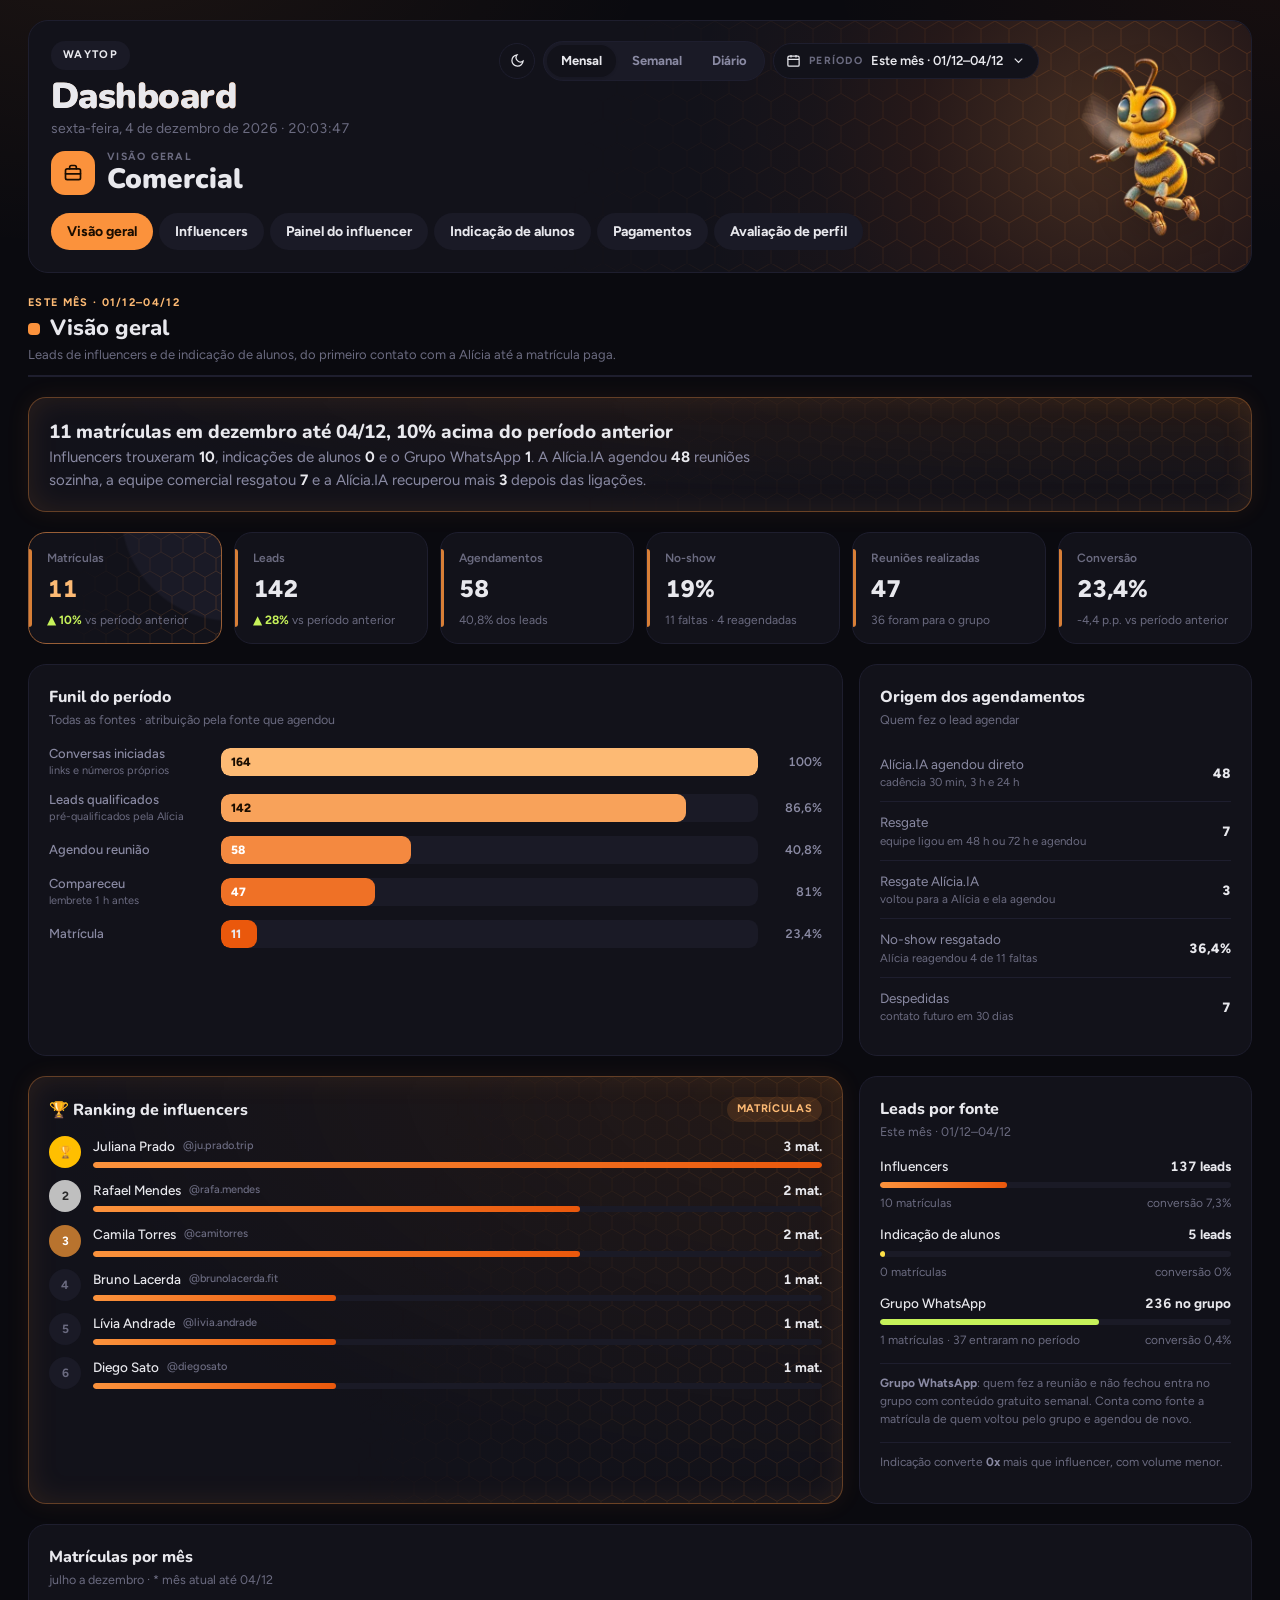
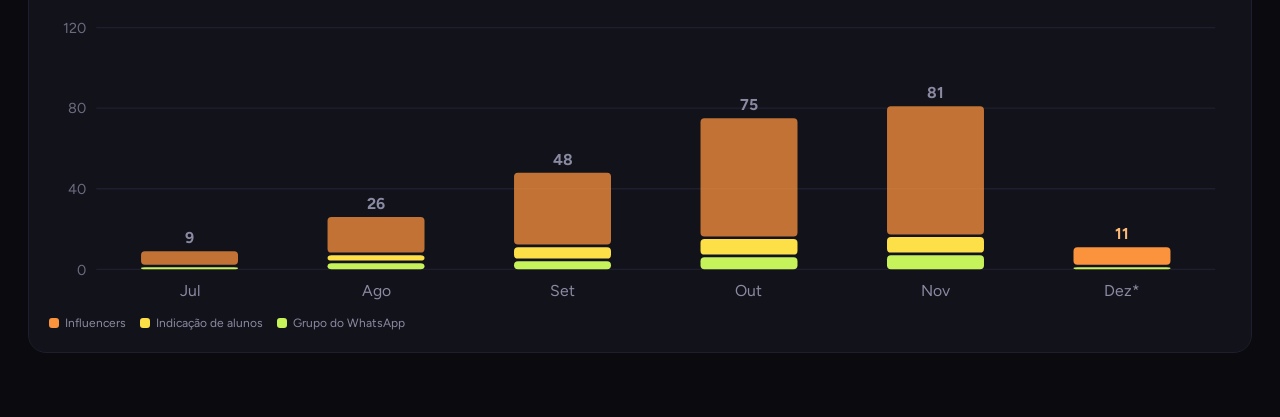
<file: site/index.html>
<!doctype html>
<html lang="pt-BR">
<head>
<meta charset="utf-8">
<meta name="viewport" content="width=device-width,initial-scale=1">
<meta name="robots" content="noindex">
<link rel="icon" type="image/png" href="favicon.png">
<link rel="apple-touch-icon" href="apple-touch-icon.png">
<title>Dashboard Comercial WAYTOP</title>
<link rel="stylesheet" href="https://fonts.googleapis.com/css2?family=Figtree:wght@400;500;600;700;800&family=Nunito:wght@700;800;900&display=swap">
<style>
/* Padrão do New Dashboard CDT v2 ("Painéis de gestão"), na variante laranja
   da seção Lista de Cobrança: paleta mel com laranja, Figtree (UI e números)
   + Nunito (títulos), cards brancos de 18px que sobem 3px no hover,
   hero com círculo decorativo e a Beerobot no canto direito.
   Modo dia: laranja escuro da primeira versão (padrão). Modo noite: lilás, pelo botão. */
:root{
  /* Modo dia: visual da primeira versão (escuro com laranja); fontes Figtree + Nunito nos dois modos */
  --bg:#0a0a0f; --card:#12121a; --card-2:#0f0f16; --fg:#e8e8ed; --ink:#e8e8ed;
  --muted:#6b6b80; --muted-2:#8a8aa3; --border:#1e1e2e; --border-2:#262638; --secondary:#1a1a26;
  --accent:#fb923c; --accent-2:#fdba74; --accent-deep:#ea580c; --on-accent:#1a0d00;
  --mel-1:#ffedd5; --mel-2:#fdba74; --mel-3:#fb923c; --mel-4:#f97316; --mel-5:#ea580c;
  --ok:#c6f25a; --lime:#c6f25a; --warn:#fbbf24; --bad:#f87171; --info:#fde047;
  --gold:hsl(45 100% 50%); --silver:hsl(0 0% 75%); --bronze:hsl(30 60% 45%);
  --shadow-lift:inset 0 0 31px rgb(251 146 60 / .10),0 0 24px rgb(251 146 60 / .10);
  --f-ui:'Figtree',system-ui,-apple-system,sans-serif;
  --f-display:'Nunito','Figtree',system-ui,sans-serif;
  --f-mono:'Figtree',system-ui,sans-serif;
  --glow-rgb:251 146 60; --glow2-rgb:234 88 12;
  --field-bg:color-mix(in srgb,var(--accent) 4%,var(--card-2)); --field-border:color-mix(in srgb,var(--accent) 14%,var(--border-2)); --row-hover:color-mix(in srgb,var(--accent) 7%,var(--secondary));
  color-scheme:dark;
}
/* (lilás) */
:root[data-theme="dark"]{
  --glow-rgb:167 139 250; --glow2-rgb:124 58 237;
  --field-bg:#181425; --field-border:#352d50; --row-hover:#1e1930;
  /* Modo noite: lilás */
  --bg:#0c0a12; --card:#14111d; --card-2:#181425; --fg:#f5f2fb; --ink:#e4d8ff;
  --muted:#a39cb8; --muted-2:#bdb6d2; --border:#2a2440; --border-2:#352d50; --secondary:#1e1930;
  --accent:#a78bfa; --accent-2:#c4b5fd; --accent-deep:#7c3aed; --on-accent:#1b1033;
  --mel-1:#ede9fe; --mel-2:#c4b5fd; --mel-3:#a78bfa; --mel-4:#8b5cf6; --mel-5:#7c3aed;
  --ok:#c6f25a; --lime:#c6f25a; --warn:#fbbf24; --bad:#f87171; --info:#f472b6;
  --shadow-lift:0 18px 40px -18px rgba(0,0,0,.8),0 0 0 1px rgb(167 139 250 / .24),0 0 32px -8px rgb(167 139 250 / .28);
  color-scheme:dark}
*{box-sizing:border-box}
html,body{background:var(--bg)}
body{margin:0;color:var(--fg);font-family:var(--f-ui);font-size:15px;line-height:1.5;-webkit-font-smoothing:antialiased;overflow-x:hidden}
button,select{font:inherit;color:inherit}
:focus-visible{outline:3px solid var(--accent);outline-offset:3px}
.mono{font-family:var(--f-mono);font-variant-numeric:tabular-nums}

.page{max-width:1280px;margin:0 auto;padding-block:20px 64px;padding-left:max(16px,env(safe-area-inset-left,0px));padding-right:max(16px,env(safe-area-inset-right,0px));display:flex;flex-direction:column;gap:22px}
@media(min-width:640px){.page{padding-left:max(28px,env(safe-area-inset-left,0px));padding-right:max(28px,env(safe-area-inset-right,0px))}}
.wrap{display:flex;flex-direction:column;gap:20px}

/* ===== Hero (cabeçalho) ===== */
.hero-top{position:relative;background:var(--card);border:1px solid var(--border);border-radius:20px;padding:20px 22px;display:flex;flex-direction:column;gap:18px}
.hero-bg{position:absolute;inset:0;border-radius:20px;overflow:hidden;pointer-events:none;z-index:0}
.hero-bg::after{content:"";position:absolute;right:-260px;top:-300px;width:820px;height:820px;border-radius:50%;background:radial-gradient(closest-side,rgb(var(--glow-rgb) / .22),rgb(var(--glow2-rgb) / .09) 45%,rgb(var(--glow2-rgb) / .03) 70%,transparent 100%);pointer-events:none}
/* Favo (colmeia) do Dashboard CDT: hexágonos pintados na cor do brilho, sumindo à esquerda */
.hero-bg::before,.card.hot::before,.kpi.acc::after{content:"";position:absolute;inset:0;pointer-events:none;z-index:0;border-radius:inherit;
  -webkit-mask-image:var(--favo),linear-gradient(105deg,transparent 45%,#000 90%);mask-image:var(--favo),linear-gradient(105deg,transparent 45%,#000 90%);
  -webkit-mask-size:28px 48.5px,100% 100%;mask-size:28px 48.5px,100% 100%;-webkit-mask-composite:source-in;mask-composite:intersect}
.hero-bg::before{background-color:rgb(var(--glow-rgb) / .16)}
.card.hot::before{background-color:rgb(var(--glow-rgb) / .14);-webkit-mask-size:22px 38px,100% 100%;mask-size:22px 38px,100% 100%}
.kpi.acc::after{background-color:rgb(var(--glow-rgb) / .22);-webkit-mask-image:var(--favo),linear-gradient(100deg,transparent 25%,#000 95%);mask-image:var(--favo),linear-gradient(100deg,transparent 25%,#000 95%);-webkit-mask-size:22px 38px,100% 100%;mask-size:22px 38px,100% 100%}
.card.hot>*,.kpi.acc>*{position:relative;z-index:1}
:root{--favo:url("data:image/svg+xml,%3Csvg xmlns='http://www.w3.org/2000/svg' width='28' height='48.5' viewBox='0 0 28 48.5'%3E%3Cpath d='M14 0l14 8.08v16.17L14 32.33 0 24.25V8.08z M14 32.33v16.17' fill='none' stroke='%23000' stroke-width='1'/%3E%3C/svg%3E")}
body{background:radial-gradient(900px 520px at 8% -8%,rgb(var(--glow-rgb) / .08),transparent 62%),radial-gradient(760px 460px at 100% -4%,rgb(var(--glow2-rgb) / .06),transparent 60%),var(--bg);background-attachment:fixed}
.hero-title{background:linear-gradient(100deg,var(--mel-1),var(--mel-3) 45%,var(--mel-4));-webkit-background-clip:text;background-clip:text;color:transparent}
.hero-top>*:not(.hero-bg):not(.mascote){position:relative;z-index:1}
.hero-top>.hero-row:not(.x){z-index:3}
.hero-top>.mascote{position:absolute;right:10px;top:16px;height:118px;aspect-ratio:319/394;z-index:1;pointer-events:none;filter:drop-shadow(0 10px 14px rgb(0 0 0 / .18));user-select:none}
@media(min-width:640px){.hero-top>.mascote{right:16px;top:14px;height:160px}}
@media(min-width:1024px){.hero-top>.mascote{right:24px;top:calc(50% - 92px);height:184px}}
.hero-row{display:flex;flex-direction:column;gap:14px;padding-right:96px}
@media(min-width:640px){.hero-row{padding-right:150px}}
@media(min-width:1180px){.hero-row{flex-direction:row;justify-content:space-between;align-items:flex-start;padding-right:190px}}
.brandtag{align-self:flex-start;display:inline-flex;align-items:center;gap:8px;border-radius:14px;background:var(--secondary);padding:6px 12px;font-size:11px;font-weight:700;letter-spacing:.12em;text-transform:uppercase;color:var(--ink)}
.hero-title{margin:8px 0 2px;font-family:var(--f-display);font-weight:900;font-size:clamp(1.5rem,4vw,2.25rem);letter-spacing:-.015em;line-height:1.08;color:var(--ink)}
.hero-sub{margin:0;color:var(--muted);font-size:14px}.tabnum{font-variant-numeric:tabular-nums}
.hero-unit{margin-top:12px;display:flex;align-items:center;gap:12px;min-width:0}
.hu-ico{width:44px;height:44px;flex:none;display:grid;place-items:center;border-radius:14px;background:var(--accent);color:var(--on-accent)}.hu-ico svg{width:20px;height:20px}
.hu-txt{display:flex;flex-direction:column;min-width:0}.hu-txt small{font-size:10.5px;font-weight:700;letter-spacing:.12em;text-transform:uppercase;color:var(--muted);line-height:1}
.hu-txt b{font-family:var(--f-display);font-weight:900;line-height:1.15;color:var(--fg);font-size:clamp(1.25rem,2.6vw,1.75rem)}
.hero-actions{display:flex;flex-wrap:wrap;gap:8px;align-items:center}
.btn{display:inline-flex;align-items:center;gap:6px;height:36px;padding:0 14px;border-radius:999px;border:1px solid var(--border);background:var(--card);font-size:13px;font-weight:600;cursor:pointer}
.btn:hover{background:var(--secondary)}
.btn svg{width:15px;height:15px}
.navpills{display:flex;gap:6px;overflow-x:auto;margin:0 -4px;padding:0 4px 2px}
@media(min-width:1024px){.navpills{margin-right:190px}}
.navpills a{padding:8px 16px;border-radius:999px;font-size:14px;font-weight:700;white-space:nowrap;text-decoration:none;background:var(--secondary);color:var(--ink);transition:background .15s}
.navpills a:hover{background:color-mix(in srgb,var(--accent) 20%,var(--secondary))}
.navpills a.on{background:var(--accent);color:var(--on-accent)}

.demo{display:flex;align-items:center;gap:10px;flex-wrap:wrap;border:1px dashed color-mix(in srgb,var(--warn) 60%,transparent);background:color-mix(in srgb,var(--warn) 8%,transparent);color:var(--warn);border-radius:14px;padding:8px 14px;font-size:13px}
.demo b{font-size:11px;letter-spacing:.12em;text-transform:uppercase}

/* ===== Cabeçalho de bloco ===== */
.head{display:flex;justify-content:space-between;align-items:flex-end;gap:10px;flex-wrap:wrap;border-bottom:2px solid var(--border);padding-bottom:10px}
.eyebrow{font-size:11px;font-weight:700;letter-spacing:.12em;text-transform:uppercase;color:var(--accent-2)}
h1{margin:4px 0 0;display:flex;align-items:center;gap:10px;font-family:var(--f-display);font-weight:800;font-size:22px;line-height:1.15;text-wrap:balance;color:var(--fg)}
h1::before{content:"";width:12px;height:12px;border-radius:4px;background:var(--accent);flex:none}
.sub{color:var(--muted);margin:4px 0 0;font-size:13px}
.pill-tabs{display:inline-flex;gap:2px;background:var(--secondary);border-radius:999px;padding:3px}
.pill-tabs button{background:none;border:0;font-size:13px;font-weight:700;padding:6px 14px;border-radius:999px;color:var(--ink);cursor:pointer}
.pill-tabs button.on{background:var(--accent);color:var(--on-accent)}

/* ===== Cards ===== */
.card{position:relative;overflow:hidden;background:var(--card);border:1px solid var(--border);border-radius:18px;padding:20px;min-width:0;transition:border-color .18s ease,box-shadow .18s ease}
.card:hover{border-color:var(--accent);box-shadow:var(--shadow-lift)}
.card.hot{border-color:color-mix(in srgb,var(--accent) 35%,transparent);box-shadow:inset 0 0 31px color-mix(in srgb,var(--accent) 10%,transparent),0 0 24px color-mix(in srgb,var(--accent) 8%,transparent);background:radial-gradient(ellipse at top right,color-mix(in srgb,var(--accent) 13%,transparent) 0%,var(--card) 70%)}
.card-h{display:flex;align-items:center;justify-content:space-between;gap:12px;margin-bottom:14px;flex-wrap:wrap}
.card-h h2{margin:0;display:flex;align-items:center;gap:8px;font-family:var(--f-display);font-size:16px;font-weight:800}
.card-h p{margin:2px 0 0;font-size:12.5px;color:var(--muted)}
.tag{font-size:11px;font-weight:700;letter-spacing:.06em;text-transform:uppercase;padding:4px 10px;border-radius:999px;background:var(--secondary);color:var(--ink);white-space:nowrap}
.tag.acc{background:color-mix(in srgb,var(--accent) 14%,transparent);color:var(--accent-2)}
.tag.ok{background:color-mix(in srgb,var(--ok) 14%,transparent);color:var(--ok)}.tag.lime{background:color-mix(in srgb,var(--lime) 14%,transparent);color:var(--lime)}
.tag.warn{background:color-mix(in srgb,var(--warn) 16%,transparent);color:var(--warn)}
.tag.bad{background:color-mix(in srgb,var(--bad) 14%,transparent);color:var(--bad)}

.grid{display:grid;gap:16px;grid-template-columns:1fr}
@media(min-width:720px){.g2{grid-template-columns:1fr 1fr}.g3{grid-template-columns:repeat(3,1fr)}}
@media(min-width:1080px){.g-main{grid-template-columns:1.35fr .65fr}.g-main-r{grid-template-columns:.8fr 1.2fr}}

/* ===== KPI card ===== */
@keyframes fade-slide-up{from{opacity:.001;transform:translateY(8px)}to{opacity:1;transform:none}}
.kpis{display:grid;gap:12px;grid-template-columns:repeat(2,minmax(0,1fr))}
@media(min-width:720px){.kpis{grid-template-columns:repeat(3,minmax(0,1fr))}}
@media(min-width:1080px){.kpis.six{grid-template-columns:repeat(6,minmax(0,1fr))}}
.kpi{position:relative;overflow:hidden;background:var(--card);border:1px solid var(--border);border-radius:18px;padding:16px 16px 14px 18px;display:flex;flex-direction:column;gap:4px;min-width:0;transition:transform .18s ease,box-shadow .18s ease,border-color .18s ease}
.kpi::before{content:"";position:absolute;left:0;top:16px;bottom:16px;width:3px;border-radius:0 3px 3px 0;background:var(--accent);opacity:.85}
.kpi:hover{transform:translateY(-3px);border-color:var(--accent);box-shadow:var(--shadow-lift)}
.kpi .l{font-size:12px;font-weight:600;color:var(--muted)}
.kpi .v{font-family:var(--f-mono);font-size:24px;font-weight:800;letter-spacing:-.01em;font-variant-numeric:tabular-nums;color:var(--fg)}
.kpi .d{font-size:12px;color:var(--muted)}
.kpi .d .up{color:var(--ok);font-weight:700}.kpi .d .dn{color:var(--bad);font-weight:700}
.kpi.acc{background:radial-gradient(circle at 105% -20%,var(--secondary) 0 45%,transparent 46%),var(--card);border-color:color-mix(in srgb,var(--accent) 55%,var(--border))}
.kpi.acc .v{color:var(--accent-2)}
@media(prefers-reduced-motion:no-preference){.kpi{animation:fade-slide-up .5s ease both}}

/* Destaque do mês */
.hero{display:flex;flex-direction:column;gap:6px}
.hero h2{margin:0;font-family:var(--f-display);font-size:19px;font-weight:800;text-wrap:balance}
.hero p{margin:0;color:var(--muted-2);max-width:72ch}
.hero p b{color:var(--fg);font-weight:700}

/* ===== Ranking (UnitRankingCard) ===== */
.rank{display:flex;flex-direction:column;gap:12px}
.row{display:flex;align-items:center;gap:12px}
.pos{flex:0 0 32px;height:32px;border-radius:50%;display:grid;place-items:center;font-size:12px;font-weight:700;background:var(--secondary);color:var(--muted)}
.pos.g{background:var(--gold);color:#3a2a00}.pos.s{background:var(--silver);color:#2a2a2a}.pos.b{background:var(--bronze);color:#fff}
.rbody{flex:1;min-width:0}
.line{display:flex;align-items:center;justify-content:space-between;gap:8px;margin-bottom:6px}
.name{display:flex;align-items:center;gap:8px;min-width:0;font-size:13.5px;font-weight:500}
.name .n{white-space:nowrap;overflow:hidden;text-overflow:ellipsis}
.name .h{font-size:11px;color:var(--muted);white-space:nowrap}
.val{font-family:var(--f-mono);font-variant-numeric:tabular-nums;font-size:13.5px;font-weight:700;white-space:nowrap}
.bar{height:6px;border-radius:999px;background:var(--secondary);overflow:hidden}
.bar i{display:block;height:100%;border-radius:999px;background:linear-gradient(90deg,var(--mel-3),var(--mel-5))}
.bar i.alt{background:var(--info)}.bar i.grp{background:var(--ok)}

/* ===== Funil ===== */
.funnel{display:flex;flex-direction:column;gap:10px}
.fstep{display:grid;grid-template-columns:minmax(0,160px) 1fr auto;gap:12px;align-items:center}
.fstep .fl{font-size:13px;color:var(--muted-2);font-weight:500}
.fstep .fl small{display:block;font-size:11px;color:var(--muted);font-weight:400}
.fstep .fb{height:28px;background:var(--secondary);border-radius:9px;overflow:hidden;position:relative}
.fstep .fb i{position:absolute;inset:0 auto 0 0;border-radius:9px;background:linear-gradient(90deg,var(--mel-5),var(--mel-3))}
.fstep .fb em{position:absolute;left:10px;top:50%;transform:translateY(-50%);font-style:normal;font-size:12px;font-weight:800;color:#ffffff}
.fstep .fv{font-size:12.5px;font-weight:600;color:var(--muted-2);min-width:52px;text-align:right;font-variant-numeric:tabular-nums}
@media(max-width:520px){.fstep{grid-template-columns:1fr auto}.fstep .fb{grid-column:1/-1;order:3}}

.stat-list{display:flex;flex-direction:column}
.stat-list .it{display:flex;justify-content:space-between;align-items:center;gap:10px;padding:10px 0;border-bottom:1px solid var(--border);font-size:13.5px}
.stat-list .it:last-child{border-bottom:0}
.stat-list .it span{color:var(--muted-2)}
.stat-list .it small{display:block;font-size:11.5px;color:var(--muted)}
.stat-list .it b{font-weight:800}

.tbl-wrap{overflow-x:auto;margin:0 -4px}
table{width:100%;border-collapse:collapse;font-size:13px;min-width:620px}
th{font-size:11px;letter-spacing:.08em;text-transform:uppercase;color:var(--muted);font-weight:700;text-align:left;padding:8px;border-bottom:2px solid var(--border);white-space:nowrap}
td{padding:10px 8px;border-bottom:1px solid var(--border);vertical-align:middle}
td.num,th.num{text-align:right;font-variant-numeric:tabular-nums}
tr:last-child td{border-bottom:0}
tbody tr:hover td{background:color-mix(in srgb,var(--row-hover) 60%,transparent)}
tfoot td{border-top:2px solid var(--border);font-weight:800}
.who b{display:block;font-weight:600}.who small{font-size:11px;color:var(--muted)}

.chart svg{width:100%;height:auto;display:block}
.legend{display:flex;gap:14px;flex-wrap:wrap;font-size:12px;color:var(--muted-2);margin-top:8px}
.legend i{display:inline-block;width:10px;height:10px;border-radius:3px;margin-right:6px;vertical-align:-1px}

.chk{display:flex;flex-direction:column;gap:8px}
.ia .card-h h2 .ia-ic{display:inline-grid;place-items:center;width:24px;height:24px;border-radius:8px;background:var(--accent);color:var(--on-accent);font-size:13px}
.wk-nav{display:flex;align-items:center;gap:6px;background:var(--secondary);border:1px solid var(--border);border-radius:999px;padding:3px}
.wk-nav button{width:28px;height:28px;border-radius:999px;border:0;background:transparent;color:var(--fg);font-size:18px;line-height:1;cursor:pointer}
.wk-nav button:hover:not(:disabled){background:var(--card)}.wk-nav button:disabled{opacity:.3;cursor:default}
.wk-nav span{font-size:12.5px;font-weight:700;min-width:104px;text-align:center;font-variant-numeric:tabular-nums}
.ia-grid{display:grid;gap:22px}@media(min-width:960px){.ia-grid{grid-template-columns:1fr 1fr}}
.ia-sub{font-size:11px;font-weight:800;letter-spacing:.08em;text-transform:uppercase;color:var(--muted);margin-bottom:10px}
.ia-stats{display:grid;grid-template-columns:repeat(3,1fr);gap:8px}
.ia-stats .s{background:var(--card-2);border:1px solid var(--border);border-radius:12px;padding:10px 12px;min-width:0}
.ia-stats .s .l{display:block;font-size:11.5px;color:var(--muted)}
.ia-stats .s .v{display:block;font-family:var(--f-mono);font-size:20px;font-weight:800;font-variant-numeric:tabular-nums}
.ia-stats .s .d{display:block;font-size:11px;color:var(--muted)}
.up{color:var(--ok);font-weight:700}.dn{color:var(--bad);font-weight:700}
.ia-spark{display:flex;align-items:flex-end;gap:6px;height:84px;margin:14px 0 4px;padding-top:14px}
.ia-spark .b{flex:1;display:flex;flex-direction:column;align-items:center;gap:4px;height:100%;justify-content:flex-end;min-width:0}
.ia-spark .b i{display:block;flex:none;width:100%;max-width:34px;border-radius:6px 6px 3px 3px;background:var(--secondary);position:relative}
.ia-spark .b.cur i{background:var(--accent)}
.ia-spark .b i em{position:absolute;top:-15px;left:0;right:0;text-align:center;font-style:normal;font-size:10.5px;font-weight:700;color:var(--muted-2)}
.ia-spark .b span{font-size:10px;color:var(--muted)}
.ia-txt{display:flex;flex-direction:column;gap:8px;margin-top:12px}
.ia-txt p{margin:0;font-size:13.5px;line-height:1.55;color:var(--muted-2);padding-left:14px;border-left:2px solid var(--border-2)}
.ia-txt p b{color:var(--fg)}
.ia-txt p.k{border-left-color:var(--accent)}
.ia-tips{display:flex;flex-direction:column;gap:10px}
.tip{background:var(--card-2);border:1px solid var(--border);border-radius:14px;padding:12px 14px}
.tip .th{display:flex;align-items:center;justify-content:space-between;gap:8px;margin-bottom:6px;flex-wrap:wrap}
.tip .who{display:flex;align-items:center;gap:8px;font-size:12.5px;font-weight:700}
.tip .av{width:26px;height:26px;border-radius:50%;display:grid;place-items:center;font-size:11px;font-weight:800;background:color-mix(in srgb,var(--accent) 22%,transparent);color:var(--accent-2)}
.tip p{margin:0;font-size:13.5px;line-height:1.55;color:var(--muted-2)}
.tip p b{color:var(--fg)}
.tip .tf{display:flex;align-items:center;justify-content:space-between;gap:10px;margin-top:8px;font-size:11.5px;color:var(--muted)}
.tip .tf button{white-space:nowrap;border:1px solid var(--border-2);background:transparent;color:var(--muted-2);border-radius:999px;padding:4px 10px;font:inherit;font-weight:700;cursor:pointer}
.tip .tf button[aria-pressed="true"]{background:var(--accent);border-color:var(--accent);color:var(--on-accent)}
.chk .c{display:flex;align-items:center;gap:10px;font-size:13.5px;padding:10px 12px;background:var(--card-2);border:1px solid var(--border);border-radius:12px}
.chk .c .dot{width:8px;height:8px;border-radius:50%;flex:0 0 auto}
.chk .c .x{margin-left:auto;font-weight:700;font-size:12.5px}
.dot.ok{background:var(--ok)}.dot.warn{background:var(--warn)}.dot.bad{background:var(--bad)}

.ring{display:flex;align-items:center;gap:16px}
.ring svg{flex:0 0 auto}
.ring .rt b{display:block;font-family:var(--f-display);font-size:22px;font-weight:900}
.ring .rt span{font-size:12.5px;color:var(--muted-2)}

.av-form{display:grid;gap:12px 14px;grid-template-columns:1fr;align-items:start}@media(min-width:620px){.av-form{grid-template-columns:1fr 1fr}}@media(min-width:1000px){.av-form{grid-template-columns:repeat(4,1fr)}}
.av-form label{display:flex;flex-direction:column;gap:6px;font-size:12px;font-weight:600;color:var(--muted-2)}
.av-form label small{font-size:11px;font-weight:500;color:var(--muted)}
.av-form input{height:38px;background:var(--field-bg);border:1px solid var(--field-border);border-radius:10px;padding:0 12px;color:var(--fg);font:inherit;font-size:14px;font-weight:600}
.av-form select{height:38px;background:var(--field-bg);border:1px solid var(--field-border);border-radius:10px;padding:0 10px;color:var(--fg);font:inherit;font-size:14px;font-weight:600}.av-form select:focus,.av-form input:focus{outline:2px solid var(--accent);outline-offset:1px;border-color:transparent}
.av-res{grid-column:1/-1;display:flex;align-items:center;gap:14px;flex-wrap:wrap;background:var(--card-2);border:1px dashed var(--border-2);border-radius:14px;padding:12px 14px;font-size:13px;color:var(--muted-2)}
.av-res .score{display:inline-grid;place-items:center;font-size:20px;line-height:1;padding:8px 12px}
.av-res .parts{display:flex;gap:14px;flex-wrap:wrap}.av-res .parts b{color:var(--fg)}
.av-res .act{margin-left:auto;display:flex;gap:8px}
.av-res .btn.pri{background:var(--accent);border-color:var(--accent);color:var(--on-accent)}
.av-res .btn:disabled{opacity:.45;cursor:default}
.x-del{border:0;background:transparent;color:var(--muted);cursor:pointer;font-size:16px;padding:0 4px}.x-del:hover{color:var(--bad)}
.login{display:flex;align-items:center;gap:10px;flex-wrap:wrap;background:var(--card);border:1px solid var(--border);border-radius:14px;padding:10px 14px}
.login label{font-size:13px;color:var(--muted-2);font-weight:600}
.login select{background:var(--secondary);border:1px solid var(--border);border-radius:999px;padding:6px 12px;font-size:13px;font-weight:600;max-width:100%}
.login .lk{font-size:12px;color:var(--muted);margin-left:auto}

.journey{display:flex;gap:4px;align-items:center}
.journey i{width:22px;height:6px;border-radius:99px;background:var(--secondary)}
.journey i.on{background:var(--accent)}
.journey i.lost{background:var(--bad)}

.score{display:inline-grid;place-items:center;width:38px;height:24px;border-radius:8px;font-size:12.5px;font-weight:800}
.ped-form{display:flex;gap:8px;flex-wrap:wrap;margin-bottom:10px}.ped-form input{flex:1 1 220px;height:38px;background:var(--field-bg);border:1px solid var(--field-border);border-radius:10px;padding:0 12px;color:var(--fg);font:inherit;font-size:14px;font-weight:600}
.ped-form input:focus{outline:2px solid var(--accent);outline-offset:1px;border-color:transparent}
.btn.pri{background:var(--accent);border-color:var(--accent);color:var(--on-accent)}.btn:disabled{opacity:.45;cursor:default}.btn.sm{height:30px;padding:0 11px;font-size:12px}
.ped-msg:empty{display:none}.ped-msg{display:flex;gap:8px;align-items:center;flex-wrap:wrap;margin-bottom:10px;font-size:13px;color:var(--muted-2)}.ped-msg code{background:var(--card-2);border:1px solid var(--border-2);border-radius:8px;padding:6px 10px;font-size:12px;word-break:break-all}
#tbl-ped td .acts{display:flex;gap:6px;justify-content:flex-end;flex-wrap:wrap}
.ig-det{border:1px solid var(--border-2);background:var(--card-2);border-radius:14px;padding:14px;margin-bottom:14px}
.ig-top{display:flex;gap:12px;align-items:center;margin-bottom:12px}.ig-top img{width:52px;height:52px;border-radius:50%;object-fit:cover;background:var(--secondary)}.ig-top b{font-size:16px}.ig-top p{margin:2px 0 0;font-size:12px;color:var(--muted-2);white-space:pre-line}
.ig-stats{display:grid;gap:8px;grid-template-columns:repeat(2,minmax(0,1fr))}@media(min-width:720px){.ig-stats{grid-template-columns:repeat(4,minmax(0,1fr))}}@media(min-width:1080px){.ig-stats{grid-template-columns:repeat(6,minmax(0,1fr))}}
.ig-stats div{background:var(--card);border:1px solid var(--border);border-radius:12px;padding:9px 11px;min-width:0}.ig-stats span{display:block;font-size:11px;color:var(--muted);font-weight:600}.ig-stats b{font-size:15px;font-variant-numeric:tabular-nums;overflow-wrap:anywhere}
.cid-wrap{position:relative;padding:0!important;border:0!important;background:none!important}
.cid-btn{width:100%;height:100%;text-align:left;background:var(--card);border:1px solid var(--border);border-radius:12px;padding:9px 11px;cursor:pointer;color:var(--fg);font:inherit}
.cid-btn:hover,.cid-btn[aria-expanded="true"]{border-color:var(--accent)}
.cid-btn b{display:flex;align-items:center;gap:6px;font-size:15px}.cid-btn b em{font-style:normal;font-size:12px;color:var(--muted-2);font-weight:600}.cid-btn svg{width:14px;height:14px;margin-left:auto;flex:none;transition:transform .15s}.cid-btn[aria-expanded="true"] svg{transform:rotate(180deg)}
.ig-stats .cid-menu{position:absolute;z-index:30;top:calc(100% + 6px);right:0;width:min(280px,86vw);max-height:min(60vh,360px);overflow-y:auto;background:var(--card);border:1px solid var(--border-2);border-radius:14px;padding:6px;box-shadow:0 18px 40px rgb(0 0 0 / .35)}
.cid-menu[hidden]{display:none}
.ig-stats .cid-it{background:none;border:0;display:flex;align-items:center;gap:10px;padding:8px 10px;border-radius:10px}.ig-stats .cid-it:hover{background:var(--secondary)}
.ig-stats .cid-it>div{flex:1;min-width:0;position:relative;padding:0 0 5px;background:none;border:0;border-radius:0}.ig-stats .cid-n{display:inline}.cid-it b{display:block;font-size:13px;white-space:nowrap;overflow:hidden;text-overflow:ellipsis}.cid-it small{display:block;font-size:11px;color:var(--muted)}
.cid-it i{position:absolute;left:0;bottom:0;height:3px;border-radius:2px;background:var(--accent);opacity:.7}
.cid-it em{font-style:normal;font-size:12px;font-weight:700;font-variant-numeric:tabular-nums;color:var(--fg)}
.cid-n{width:20px;font-size:11px;color:var(--muted);font-weight:700;text-align:right}
tr.clk{cursor:pointer}tr.clk:hover td{background:color-mix(in srgb,var(--accent) 6%,transparent)}tr.aberto td{background:color-mix(in srgb,var(--accent) 10%,transparent)}
.det-row>td{padding:0 0 12px!important;background:none!important}.det-row .ig-det{margin:0}
.ig-det h3{font-size:13px;margin:14px 0 6px;color:var(--muted-2)}
.note{font-size:12px;color:var(--muted);border-top:1px solid var(--border);padding-top:10px;margin-top:14px}
.note b{color:var(--muted-2);font-weight:700}

/* ===== Período ===== */
.gran{display:inline-flex;gap:2px;background:var(--secondary);border:1px solid var(--border);border-radius:999px;padding:3px}
.gran button{background:none;border:0;font-size:13px;font-weight:700;padding:6px 14px;border-radius:999px;color:var(--muted-2);cursor:pointer}
.gran button.on{background:var(--card);color:var(--fg);box-shadow:0 1px 3px rgb(0 0 0 / .12)}
.dpw{position:relative}
.dp-btn{display:inline-flex;align-items:center;gap:8px;height:36px;padding:0 12px;border-radius:999px;border:1px solid var(--border);background:var(--card);font-size:13px;font-weight:600;cursor:pointer}
.dp-btn:hover{background:var(--secondary)}
.dp-btn small{font-size:10.5px;font-weight:700;letter-spacing:.12em;text-transform:uppercase;color:var(--muted)}
.dp-btn svg{width:15px;height:15px}
.dp{position:absolute;right:0;top:calc(100% + 8px);z-index:20;display:flex;background:var(--card);border:1px solid var(--border);border-radius:18px;box-shadow:0 24px 48px -16px rgb(0 0 0 / .35);overflow:hidden;width:min(560px,calc(100vw - 32px))}
@media(max-width:1179px){.dp{left:0;right:auto}}
@media(max-width:640px){.dp{position:fixed;left:16px;right:16px;top:72px;width:auto;max-height:calc(100vh - 96px);overflow:auto}}
@media(max-width:560px){.dp{flex-direction:column}}
.dp-presets{display:flex;flex-direction:column;gap:2px;padding:10px;border-right:1px solid var(--border);min-width:170px}
@media(max-width:560px){.dp-presets{border-right:0;border-bottom:1px solid var(--border);flex-direction:row;flex-wrap:wrap}}
.dp-presets button{display:flex;align-items:center;justify-content:space-between;gap:8px;text-align:left;background:none;border:0;border-radius:10px;padding:8px 10px;font-size:13.5px;cursor:pointer;color:var(--fg)}
.dp-presets button:hover{background:var(--secondary)}
.dp-presets button.on{background:var(--accent);color:var(--on-accent);font-weight:700}
.dp-presets button svg{width:14px;height:14px}
.dp-hint{margin-top:8px;font-size:11.5px;color:var(--muted);padding:0 10px;max-width:170px}
.dp-hint b{display:block;font-size:10.5px;letter-spacing:.12em;text-transform:uppercase;margin-bottom:2px}
.dp-cal{flex:1;padding:12px 14px;display:flex;flex-direction:column;gap:8px;min-width:0}
.dp-nav{display:flex;align-items:center;justify-content:space-between}
.dp-nav b{font-family:var(--f-display);font-weight:800;font-size:15px}
.dp-nav button{width:30px;height:30px;border-radius:50%;border:1px solid var(--border);background:var(--card);cursor:pointer;display:grid;place-items:center}
.dp-nav button svg{width:14px;height:14px}
.dp-sem,.dp-dias{display:grid;grid-template-columns:repeat(7,1fr);gap:3px;text-align:center}
.dp-sem span{font-size:11px;color:var(--muted);font-weight:600}
.dp-dias button{height:32px;border:0;border-radius:999px;background:none;font-size:13px;cursor:pointer;color:var(--fg);font-variant-numeric:tabular-nums}
.dp-dias button:hover:not(:disabled){background:var(--secondary)}
.dp-dias button.out{color:var(--muted)}
.dp-dias button.fut{color:var(--border-2);cursor:default}
.dp-dias button.hoje{box-shadow:inset 0 0 0 1px var(--accent)}
.dp-dias button.in{background:color-mix(in srgb,var(--accent) 22%,transparent);font-weight:700}
.dp-dias button.ini,.dp-dias button.fim{background:var(--accent);color:var(--on-accent)}
.dp-foot{display:flex;align-items:center;gap:8px;border-top:1px solid var(--border);padding-top:8px;margin-top:auto}
.dp-foot span{font-size:12px;color:var(--muted);margin-right:auto}
.dp-foot button{border:0;border-radius:999px;padding:7px 14px;font-size:13px;font-weight:700;cursor:pointer;background:none;color:var(--fg)}
.dp-foot #dp-ok{background:var(--accent);color:var(--on-accent)}
.dp-foot #dp-ok:disabled{opacity:.45;cursor:default}
section[hidden],.dp[hidden]{display:none!important}
@media(prefers-reduced-motion:no-preference){.bar i,.fstep .fb i{transition:width .6s ease-out}}
@media(prefers-reduced-motion:reduce){.card,.kpi{transition:none}.kpi:hover{transform:none}}
</style>

<div class="page">
  <header class="hero-top"><div class="hero-bg"></div>
    <img class="mascote" src="beerobot.webp" alt="" aria-hidden="true" draggable="false" decoding="async">
    <div class="hero-row">
      <div>
        <span class="brandtag">WAYTOP</span>
        <p class="hero-title">Dashboard</p>
        <p class="hero-sub tabnum" id="hero-relogio">&nbsp;</p>
        <div class="hero-unit"><span class="hu-ico"><svg viewBox="0 0 24 24" fill="none" stroke="currentColor" stroke-width="2" stroke-linecap="round" stroke-linejoin="round"><rect x="3" y="7" width="18" height="13" rx="2"/><path d="M8 7V5a2 2 0 0 1 2-2h4a2 2 0 0 1 2 2v2M3 13h18"/></svg></span><span class="hu-txt"><small>Visão geral</small><b>Comercial</b></span></div>
      </div>
      <div class="hero-actions">
        <button class="btn" id="theme-btn" type="button" aria-label="Alternar modo dia e noite" title="Alternar modo dia e noite" style="width:36px;padding:0;justify-content:center"><svg id="theme-ico" viewBox="0 0 24 24" fill="none" stroke="currentColor" stroke-width="2"></svg><span id="theme-lbl" hidden></span></button>
        <div class="gran" id="gran" role="group" aria-label="Granularidade"><button type="button" data-k="mes">Mensal</button><button type="button" data-k="semana">Semanal</button><button type="button" data-k="hoje">Diário</button></div>
        <div class="dpw">
          <button class="dp-btn" id="dp-btn" type="button" aria-haspopup="dialog" aria-expanded="false"><svg viewBox="0 0 24 24" fill="none" stroke="currentColor" stroke-width="2"><rect x="3" y="5" width="18" height="16" rx="2"/><path d="M3 10h18M8 3v4M16 3v4"/></svg><small>Período</small><span data-periodo></span><svg viewBox="0 0 24 24" fill="none" stroke="currentColor" stroke-width="2"><path d="M6 9l6 6 6-6"/></svg></button>
          <div class="dp" id="dp" role="dialog" aria-label="Escolher período" hidden>
            <div class="dp-presets" id="dp-presets"></div>
            <div class="dp-cal">
              <div class="dp-nav"><button type="button" id="dp-prev" aria-label="Mês anterior"><svg viewBox="0 0 24 24" fill="none" stroke="currentColor" stroke-width="2.5"><path d="M15 18l-6-6 6-6"/></svg></button><b id="dp-mes"></b><button type="button" id="dp-next" aria-label="Próximo mês"><svg viewBox="0 0 24 24" fill="none" stroke="currentColor" stroke-width="2.5"><path d="M9 18l6-6-6-6"/></svg></button></div>
              <div class="dp-sem"><span>dom</span><span>seg</span><span>ter</span><span>qua</span><span>qui</span><span>sex</span><span>sáb</span></div>
              <div class="dp-dias" id="dp-dias"></div>
              <div class="dp-foot"><span id="dp-resumo"></span><button type="button" id="dp-cancel">Cancelar</button><button type="button" id="dp-ok">Aplicar</button></div>
            </div>
          </div>
        </div>
      </div>
    </div>
    <nav class="navpills" id="nav">
      <a href="#geral" data-v="geral">Visão geral</a>
      <a href="#influencers" data-v="influencers">Influencers</a>
      <a href="#painel" data-v="painel">Painel do influencer</a>
      <a href="#indicacoes" data-v="indicacoes">Indicação de alunos</a>
      <a href="#pagamentos" data-v="pagamentos">Pagamentos</a>
      <a href="#avaliacao" data-v="avaliacao">Avaliação de perfil</a>
    </nav>
  </header>

  <main>
    <div class="wrap">


      <!-- ================= VISÃO GERAL ================= -->
      <section id="v-geral" data-view="geral">
        <div class="wrap" style="padding:0">
          <div class="head">
            <div><div class="eyebrow" data-periodo></div><h1>Visão geral</h1><p class="sub">Leads de influencers e de indicação de alunos, do primeiro contato com a Alícia até a matrícula paga.</p></div>
          </div>

          <div class="card hot hero">
            <div>
              <h2 id="hl-title"></h2>
              <p id="hl-text"></p>
            </div>
          </div>

          <div class="kpis six" id="kpis-geral"></div>

          <div class="grid g-main">
            <div class="card">
              <div class="card-h"><div><h2>Funil do período</h2><p>Todas as fontes · atribuição pela fonte que agendou</p></div></div>
              <div class="funnel" id="funnel-geral"></div>
            </div>
            <div class="card">
              <div class="card-h"><div><h2>Origem dos agendamentos</h2><p>Quem fez o lead agendar</p></div></div>
              <div class="stat-list" id="resgates"></div>
            </div>
          </div>

          <div class="grid g-main">
            <div class="card hot">
              <div class="card-h"><h2>🏆 Ranking de influencers</h2><span class="tag acc">matrículas</span></div>
              <div class="rank" id="rank-geral"></div>
            </div>
            <div class="card">
              <div class="card-h"><div><h2>Leads por fonte</h2><p data-periodo></p></div></div>
              <div id="fontes"></div>
            </div>
          </div>

          <div class="card">
            <div class="card-h"><div><h2>Matrículas por mês</h2><p id="chart-sub"></p></div></div>
            <div class="chart" id="chart-mes"></div>
            <div class="legend"><span><i style="background:var(--accent)"></i>Influencers</span><span><i style="background:var(--info)"></i>Indicação de alunos</span><span><i style="background:var(--ok)"></i>Grupo do WhatsApp</span></div>
          </div>
        </div>
      </section>

      <!-- ================= INFLUENCERS ================= -->
      <section id="v-influencers" data-view="influencers" hidden>
        <div class="wrap" style="padding:0">
          <div class="head"><div><div class="eyebrow" data-periodo></div><h1>Influencers</h1><p class="sub">Funil, entregas e custo por matrícula de cada influencer ativo.</p></div></div>
          <div class="kpis" id="kpis-inf"></div>
          <div class="card">
            <div class="card-h"><div><h2>Desempenho por influencer</h2><p>Clique numa linha para abrir o painel individual</p></div></div>
            <div class="tbl-wrap"><table id="tbl-inf"></table></div>
            <p class="note" id="nota-inf"></p>
          </div>
          <div class="grid g2">
            <div class="card">
              <div class="card-h"><div><h2>Stories x Reels</h2><p>Cliques no link por formato</p></div></div>
              <div class="rank" id="formatos"></div>
            </div>
            <div class="card">
              <div class="card-h"><div><h2 id="hr-tit">Melhor horário de postagem</h2><p id="hr-sub"></p></div><div class="pill-tabs" id="hr-modo"><button type="button" data-hr="post" class="on">Post</button><button type="button" data-hr="clique">Clique</button></div></div>
              <div class="rank" id="horarios"></div>
              <p class="note" id="hr-nota"></p>
            </div>
          </div>
          <div class="card">
            <div class="card-h"><div><h2>Rede de indicação entre influencers</h2><p>Quem indica outro influencer aprovado ganha R$ 50 por matrícula dele</p></div><span class="tag">R$ 50 por matrícula</span></div>
            <div class="stat-list" id="rede"></div>
            <p class="note"><b>Comissão indireta</b>: só entre influencers e só na indicação direta (uma camada). Cada matrícula do indicado paga R$ 250 a ele e mais R$ 50 a quem indicou, desde a primeira matrícula e enquanto o indicado estiver ativo, mesmo que quem indicou saia. Pago no mês seguinte, sem estorno. Matrículas indiretas não contam para o bônus de 10.</p>
          </div>
          <div class="card">
            <div class="card-h"><div><h2>Cadastrar novo influencer</h2><p>Informe quem indicou para a comissão indireta começar a contar na primeira matrícula</p></div></div>
            <form id="cad-form" class="av-form" autocomplete="off">
              <label>Nome<input name="nome" required placeholder="Nome do influencer"></label>
              <label>Instagram<input name="h" required placeholder="@usuario"></label>
              <label>Início do contrato<input name="ini" type="date" required></label>
              <label>Indicado por<select name="por" id="cad-por"></select></label>
              <div class="av-res"><span id="cad-msg">O novo influencer entra na lista com os números zerados até as primeiras matrículas.</span><span class="act"><button type="submit" class="btn pri">Cadastrar</button></span></div>
            </form>
            <div class="stat-list" id="cad-lista" style="margin-top:14px"></div>
          </div>
        </div>
      </section>

      <!-- ================= PAINEL INDIVIDUAL ================= -->
      <section id="v-painel" data-view="painel" hidden>
        <div class="wrap" style="padding:0">
          <div class="head"><div><div class="eyebrow">Acesso com login · visão do influencer</div><h1 id="p-nome">Painel do influencer</h1><p class="sub" id="p-sub"></p></div></div>
          <div class="login"><label for="sel-inf">Simular login de</label><select id="sel-inf"></select><span class="lk">cada influencer vê só os próprios dados</span></div>
          <div class="kpis six" id="kpis-p"></div>
          <div class="grid g-main">
            <div class="card">
              <div class="card-h"><div><h2>Seu funil no período</h2><p>Leads que chegaram pelo seu link e número</p></div></div>
              <div class="funnel" id="funnel-p"></div>
            </div>
            <div class="card hot">
              <div class="card-h"><h2>Próximo bônus</h2><span class="tag acc">R$ 1.000 a cada 10</span></div>
              <div class="ring" id="ring-p"></div>
            </div>
          </div>
          <div class="card ia" id="ia-card">
            <div class="card-h">
              <div><h2><span class="ia-ic" aria-hidden="true">✦</span>Análise semanal da IA</h2><p>Análise toda sexta às 20h com os dados reais · a nossa semana é sempre de sábado a sexta</p></div>
              <div class="wk-nav"><button type="button" id="wk-prev" aria-label="Semana anterior">‹</button><span id="wk-lbl"></span><button type="button" id="wk-next" aria-label="Próxima semana">›</button></div>
            </div>
            <div class="ia-grid">
              <div>
                <div class="ia-sub">Sua semana</div>
                <div class="ia-stats" id="ia-stats"></div>
                <div class="ia-spark" id="ia-spark"></div>
                <div class="ia-txt" id="ia-txt"></div>
              </div>
              <div>
                <div class="ia-sub">O que funcionou na comunidade</div>
                <div class="ia-tips" id="ia-tips"></div>
              </div>
            </div>
          </div>
          <div class="grid g2">
            <div class="card">
              <div class="card-h"><div><h2>Entregas do período</h2><p>Contrato: 3 stories/semana, 1 Reels/mês, testemunhal a cada 4 meses</p></div></div>
              <div class="chk" id="entregas-p"></div>
            </div>
            <div class="card">
              <div class="card-h"><div><h2>Extrato a receber</h2><p id="ext-sub"></p></div></div>
              <div class="stat-list" id="extrato-p"></div>
            </div>
          </div>
        </div>
      </section>

      <!-- ================= INDICAÇÕES ================= -->
      <section id="v-indicacoes" data-view="indicacoes" hidden>
        <div class="wrap" style="padding:0">
          <div class="head"><div><div class="eyebrow" data-periodo></div><h1>Indicação de alunos</h1><p class="sub">Cashback de R$ 200 por matrícula paga, sem teto e sem carência. O indicado também recebe o subsídio.</p></div></div>
          <div class="kpis" id="kpis-ind"></div>
          <div class="grid g-main-r">
            <div class="card">
              <div class="card-h"><div><h2>Por onde chegaram</h2><p>Os dois caminhos do aluno</p></div></div>
              <div class="rank" id="canais"></div>
              <p class="note"><b>Link com código</b>: o aluno envia waytop.com.br/i/CÓDIGO e a Alícia lê o código. <b>Via Maya</b>: o aluno passa o contato para a CS, que envia à Alícia para contato ativo.</p>
            </div>
            <div class="card hot">
              <div class="card-h"><h2>🏆 Alunos que mais indicaram</h2><span class="tag acc">cashback</span></div>
              <div class="rank" id="rank-alunos"></div>
            </div>
          </div>
          <div class="card">
            <div class="card-h"><div><h2>Jornada dos indicados</h2><p>O que cada aluno vê na área do aluno</p></div></div>
            <div class="tbl-wrap"><table id="tbl-jornada"></table></div>
            <div class="legend"><span><i style="background:var(--accent)"></i>etapa concluída</span><span><i style="background:var(--secondary)"></i>a fazer</span><span><i style="background:var(--bad)"></i>despedida (contato em 30 dias)</span></div>
          </div>
        </div>
      </section>

      <!-- ================= PAGAMENTOS ================= -->
      <section id="v-pagamentos" data-view="pagamentos" hidden>
        <div class="wrap" style="padding:0">
          <div class="head"><div><div class="eyebrow" data-periodo></div><h1>Pagamentos</h1><p class="sub">Tudo o que foi gerado no período e é pago no mês seguinte. O fixo dos influencers entra proporcional aos dias.</p></div><span class="tag warn">dia do pagamento a confirmar: 15 ou 20</span></div>
          <div class="kpis" id="kpis-pag"></div>
          <div class="card">
            <div class="card-h"><div><h2>Influencers</h2><p>Fixo + R$ 250 por matrícula paga + bônus + R$ 50 por matrícula de influencer indicado. Sem estorno.</p></div></div>
            <div class="tbl-wrap"><table id="tbl-pag-inf"></table></div>
          </div>
          <div class="card">
            <div class="card-h"><div><h2>Cashback de alunos</h2><p>R$ 200 por matrícula paga do indicado</p></div></div>
            <div class="tbl-wrap"><table id="tbl-pag-al"></table></div>
          </div>
        </div>
      </section>

      <!-- ================= AVALIAÇÃO ================= -->
      <section id="v-avaliacao" data-view="avaliacao" hidden>
        <div class="wrap" style="padding:0">
          <div class="head"><div><div class="eyebrow">Pré-contratação</div><h1>Avaliação de perfil</h1><p class="sub">Peça a autorização do candidato pelo @. Enquanto ele não aprova, o pedido fica aguardando; quando aprova, os dados do Instagram aparecem e a nota é calculada.</p></div></div>
          <div class="card" id="ped-card">
            <div class="card-h"><div><h2>Pedir autorização</h2><p>Digite o @ e gere o link. Mande ao candidato (WhatsApp, Direct). Ele entra com o Instagram dele e autoriza.</p></div></div>
            <form id="ped-form" class="ped-form" autocomplete="off"><input name="h" placeholder="@usuario ou link do perfil" required><button class="btn pri" id="ped-btn" disabled>Pedir autorização</button></form>
            <div id="ped-msg" class="ped-msg"></div>
            <div class="tbl-wrap"><table id="tbl-ped"></table></div>
          </div>
          <div class="card" id="av-card">
            <div class="card-h"><div><h2>Dados e nota</h2><p>Clique num pedido aprovado (ou num candidato da lista) para abrir os dados; clique de novo para recolher. Ajuste o nicho aqui e a nota é recalculada.</p></div></div>
            <div id="ig-det"></div>
            <form id="av-form" class="av-form" autocomplete="off">
              <label>Perfil (@ ou link)<input name="h" placeholder="@usuario" required></label>
              <label>Nome<input name="nome" placeholder="Nome do candidato"></label>
              <label>Nicho<input name="cat" placeholder="Ex.: Viagem"></label>
              <label>Seguidores<input name="seg" inputmode="numeric" placeholder="48200" required><small>total no perfil</small></label>
              <label>Curtidas + comentários por post<input name="inter" inputmode="numeric" placeholder="2300" required><small>média dos últimos 12 posts</small></label>
              <label>Alcance médio dos stories<input name="alcN" inputmode="numeric" placeholder="4400" required><small>pessoas por story</small></label>
              <label>Público no Brasil (%)<input name="br" inputmode="decimal" placeholder="93" required><small>Insights › Público › Países</small></label>
              <label>Público de 18 a 34 anos (%)<input name="idade" inputmode="decimal" placeholder="71" required><small>soma das faixas 18–24 e 25–34</small></label>
              <div class="av-res" id="av-res" aria-live="polite"></div>
            </form>
          </div>
          <div class="card">
            <div class="card-h"><div><h2>Candidatos em análise</h2><p>Nota de 0 a 100 comparada com perfis do mesmo porte · clique num candidato do Instagram para ver os dados</p></div></div>
            <div class="tbl-wrap"><table id="tbl-aval"></table></div>
            <p class="note"><b>Nota</b> (0 a 100), comparando com perfis do mesmo porte: engajamento (30), alcance por post (15) e alcance dos stories (15) sobre os seguidores, público no Brasil (15), público de 18 a 34 (10), constância de posts (10) e comentários por curtida (5, sinal de engajamento real). Referência de engajamento: até 10 mil seguidores ~4,5%, 10–100 mil ~2,3%, 100 mil–1 mi ~1,5%, acima de 1 mi ~1%. <b>Dado que ainda não existe sai do cálculo</b> e não conta como zero. Stories: média dos 7 dias seguintes à autorização (até lá, média dos dias já coletados). Parecer: 70+ contratar, 50–69 conversar, abaixo de 50 não indicado; com menos de 55 pontos de base, "faltam dados".</p>
          </div>
        </div>
      </section>
    </div>
  </main>
</div>

<script>
const BRL = n => n.toLocaleString("pt-BR",{style:"currency",currency:"BRL",maximumFractionDigits:0});
const N = n => n.toLocaleString("pt-BR");
const P = (a,b) => b ? (a/b*100).toLocaleString("pt-BR",{maximumFractionDigits:1})+"%" : "–";
const $ = id => document.getElementById(id);
const sum = (a,k) => a.reduce((s,x)=>s+x[k],0);

/* ================= Datas ================= */
const DAY = 864e5;
const d0 = d => new Date(d.getFullYear(), d.getMonth(), d.getDate());
const addD = (d,n) => new Date(d.getFullYear(), d.getMonth(), d.getDate()+n);
const same = (a,b) => a && b && a.getTime()===b.getTime();
const dd = d => String(d.getDate()).padStart(2,"0")+"/"+String(d.getMonth()+1).padStart(2,"0");
const nDays = (a,b) => Math.round((b-a)/DAY)+1;
const MES_NOME = ["janeiro","fevereiro","março","abril","maio","junho","julho","agosto","setembro","outubro","novembro","dezembro"];
const MES_CURTO = ["Jan","Fev","Mar","Abr","Mai","Jun","Jul","Ago","Set","Out","Nov","Dez"];
const TODAY = d0(new Date());
const weekStart = d => addD(d, -((d.getDay()+1)%7));          // semana de sábado a sexta
const monthStart = d => new Date(d.getFullYear(), d.getMonth(), 1);
const monthEnd = d => new Date(d.getFullYear(), d.getMonth()+1, 0);

const PRESETS = [
  {k:"hoje",   l:"Hoje",            r:()=>[TODAY,TODAY]},
  {k:"ontem",  l:"Ontem",           r:()=>[addD(TODAY,-1),addD(TODAY,-1)]},
  {k:"semana", l:"Esta semana",     r:()=>[weekStart(TODAY),TODAY], s:"sábado a sexta"},
  {k:"7d",     l:"Últimos 7 dias",  r:()=>[addD(TODAY,-6),TODAY]},
  {k:"30d",    l:"Últimos 30 dias", r:()=>[addD(TODAY,-29),TODAY]},
  {k:"mes",    l:"Este mês",        r:()=>[monthStart(TODAY),TODAY]},
  {k:"mespas", l:"Mês passado",     r:()=>{const e=addD(monthStart(TODAY),-1);return [monthStart(e),e];}},
];
let RANGE = {k:"mes", a:monthStart(TODAY), b:TODAY};

function rangeLabel(r){
  const p = PRESETS.find(x=>x.k===r.k);
  const span = same(r.a,r.b) ? dd(r.a) : `${dd(r.a)}–${dd(r.b)}`;
  return `${p?p.l:"Personalizado"} · ${span}`;
}
function rangeText(r){ // usado nas frases
  if(r.k==="hoje") return "hoje";
  if(r.k==="ontem") return "ontem";
  if(r.k==="semana") return "nesta semana";
  if(r.k==="mes") return `em ${MES_NOME[r.a.getMonth()]} até ${dd(r.b)}`;
  if(r.k==="mespas") return `em ${MES_NOME[r.a.getMonth()]}`;
  return same(r.a,r.b) ? `em ${dd(r.a)}` : `de ${dd(r.a)} a ${dd(r.b)}`;
}

/* ================= Dados fictícios =================
   Valores-base = um mês cheio do programa já maduro. Cada dia recebe um peso
   (fim de semana rende menos) e o programa cresce mês a mês, então qualquer
   período escolhido gera números coerentes entre si. */
const hash = s => { let h=2166136261; for(const c of s){ h^=c.charCodeAt(0); h=Math.imul(h,16777619);} return (h>>>0)/4294967295; };
const PROG0 = new Date(2026,4,1); // programa começa em maio/2026
function growth(d){ const m=(d.getFullYear()-2026)*12+d.getMonth()-4; return m<0?0:[.03,.14,.28,.52,.74,1,1.12,1.2,1.26,1.3][Math.min(m,9)]; }
function dayW(d){ const dow=d.getDay(); const base=dow===0?.35:dow===6?.6:1.12; return base*(.7+.6*hash(d.toDateString()))*growth(d); }
function factor(a,b){ let f=0; for(let d=a; d<=b; d=addD(d,1)) f+=dayW(d); return f/30; }
const jit = (id,a,b) => .85+.3*hash(id+a.toDateString()+b.toDateString());

const INF_BASE = [
  {id:"ju",   nome:"Juliana Prado",  h:"@ju.prado.trip",   ini:new Date(2026,5,1), leads:214, conv:251, agend:96, ns:18, mat:19, acum0:22, st:14, reels:2, cliqSt:2140, cliqRe:980, por:null},
  {id:"rafa", nome:"Rafael Mendes",  h:"@rafa.mendes",     ini:new Date(2026,6,1), leads:168, conv:197, agend:71, ns:15, mat:14, acum0:16, st:13, reels:1, cliqSt:1610, cliqRe:870, por:null},
  {id:"cami", nome:"Camila Torres",  h:"@camitorres",      ini:new Date(2026,7,1), leads:131, conv:150, agend:55, ns:9,  mat:11, acum0:11, st:12, reels:1, cliqSt:1320, cliqRe:510, por:null},
  {id:"bru",  nome:"Bruno Lacerda",  h:"@brunolacerda.fit",ini:new Date(2026,8,1), leads:97,  conv:118, agend:38, ns:8,  mat:7,  acum0:5,  st:13, reels:1, cliqSt:880,  cliqRe:440, por:null},
  {id:"liv",  nome:"Lívia Andrade",  h:"@livia.andrade",   ini:new Date(2026,8,1), leads:88,  conv:102, agend:33, ns:7,  mat:6,  acum0:3,  st:10, reels:1, cliqSt:760,  cliqRe:300, por:"ju"},
  {id:"dig",  nome:"Diego Sato",     h:"@diegosato",       ini:new Date(2026,9,1), leads:54,  conv:66,  agend:19, ns:5,  mat:3,  acum0:0,  st:8,  reels:0, cliqSt:420,  cliqRe:0,   por:null},
];
// Curso do influencer: unidade e próxima aula (depois virá do sistema da WAYTOP)
const CURSO = {ju:{u:"Unidade Paulista",dow:2,h:"19h"}, rafa:{u:"Unidade Moema",dow:3,h:"20h"}, cami:{u:"Unidade Pinheiros",dow:1,h:"19h30"},
  bru:{u:"Unidade Paulista",dow:4,h:"18h30"}, liv:{u:"Unidade Moema",dow:6,h:"10h"}, dig:{u:"Online",dow:2,h:"20h"}};
function proxAula(id){ const c=CURSO[id]; let d=addD(TODAY,1); while(d.getDay()!==c.dow) d=addD(d,1); return `${DIAS_C[d.getDay()]}, ${dd(d)} às ${c.h}`; }
const DIAS_C = ["dom","seg","ter","qua","qui","sex","sáb"];
const AL_BASE = [
  {nome:"Marina S.",   cod:"MARI27",  ind:5, agend:3, mat:2, canal:"link"},
  {nome:"Pedro H.",    cod:"PEDRO08", ind:4, agend:2, mat:2, canal:"link"},
  {nome:"Ana Beatriz", cod:"ANAB14",  ind:3, agend:2, mat:1, canal:"link"},
  {nome:"Lucas F.",    cod:"LUCAS31", ind:3, agend:1, mat:1, canal:"maya"},
  {nome:"Fernanda R.", cod:"FERNA22", ind:2, agend:2, mat:1, canal:"link"},
  {nome:"Thiago M.",   cod:"THIAGO05",ind:3, agend:1, mat:1, canal:"maya"},
  {nome:"Carla D.",    cod:"CARLA19", ind:2, agend:1, mat:1, canal:"link"},
  {nome:"Gustavo P.",  cod:"GUGA40",  ind:4, agend:1, mat:0, canal:"maya"},
];
const JORNADA = [
  {ind:"Beatriz L.",  por:"Marina S.",  etapa:4, cash:true},
  {ind:"Caio R.",     por:"Marina S.",  etapa:4, cash:true},
  {ind:"Débora N.",   por:"Marina S.",  etapa:2},
  {ind:"Eduardo V.",  por:"Pedro H.",   etapa:4, cash:true},
  {ind:"Gabriela T.", por:"Ana Beatriz",etapa:3},
  {ind:"Henrique S.", por:"Lucas F.",   etapa:4, cash:true},
  {ind:"Isabela M.",  por:"Gustavo P.", etapa:1, lost:true},
  {ind:"João P.",     por:"Thiago M.",  etapa:1},
];
const ETAPAS = ["Lead","Conversa","Agendou","Reunião","Matrícula"];
const HORARIOS_BASE = [["07h – 09h",312],["12h – 14h",401],["18h – 20h",688],["20h – 22h",742],["22h – 00h",241]];
// hora do clique: os cliques se espalham depois do post e avançam pela noite
const CLIQUES_BASE = [["07h – 09h",228],["12h – 14h",347],["18h – 20h",512],["20h – 22h",698],["22h – 00h",599]];
let HR_MODO = "post";
const CAND = [
  {nome:"Helena Costa", h:"@helenacosta", seg:48200, eng:4.8, alc:9.1, br:93, idade:71, cat:"Viagem"},
  {nome:"Marcos Vieira", h:"@marcosvieira.dev", seg:126000, eng:1.6, alc:4.2, br:88, idade:64, cat:"Tecnologia"},
  {nome:"Paula Ribeiro", h:"@paularibeiro", seg:22400, eng:6.9, alc:12.5, br:97, idade:78, cat:"Lifestyle"},
  {nome:"Renan Alves", h:"@renan.alves", seg:310000, eng:0.9, alc:2.8, br:61, idade:52, cat:"Humor"},
];

/* Gera o retrato de um período */
function snapshot(a,b){
  const f = factor(a,b), days = nDays(a,b);
  const S = (v,id) => Math.round(v*f*jit(id,a,b));
  const INF = INF_BASE.filter(x=>x.ini<=b).map(x=>{
    const j = jit(x.id,a,b), s = v => Math.round(v*f*j);
    const i = {...x, leads:s(x.leads), conv:s(x.conv), agend:s(x.agend), ns:s(x.ns), mat:s(x.mat), st:s(x.st), reels:Math.round(x.reels*f*j), cliqSt:s(x.cliqSt), cliqRe:s(x.cliqRe)};
    i.mes = Math.max(1,(b.getFullYear()-x.ini.getFullYear())*12 + b.getMonth()-x.ini.getMonth()+1);
    i.conv = Math.max(i.conv,i.leads); i.agend=Math.min(i.agend,i.leads); i.ns=Math.min(i.ns,i.agend);
    i.reun = i.agend - i.ns; i.mat = Math.min(i.mat,i.reun);
    // acumulado: base + tudo o que entrou desde outubro até o fim do período
    const desde = factor(new Date(2026,9,1), b);
    i.acum = Math.max(i.mat, x.acum0 + Math.round(x.mat*desde));
    i.bonusQtd = Math.floor(i.acum/10) - Math.floor((i.acum - i.mat)/10);
    i.fixoMes = i.mes <= 3 ? 1000 : 1500;
    i.fixo = Math.round(i.fixoMes * Math.min(1, days/30));
    i.bonus = i.bonusQtd*1000; i.com = i.mat*250;
    i.total = i.fixo + i.com + i.bonus;
    return i;
  });
  // Comissão indireta: R$ 50 por matrícula de influencer indicado diretamente (uma camada, não conta para bônus)
  INF.forEach(i=>{
    const filhos = INF.filter(x=>x.por===i.id);
    i.indMat = sum(filhos,"mat"); i.ind = i.indMat*50; i.total += i.ind;
  });
  // custo/matrícula: os R$ 50 pagos a quem indicou entram no custo da matrícula do indicado
  INF.forEach(i=>{ const custo = i.fixo + i.com + i.bonus + (INF.some(x=>x.id===i.por)?i.mat*50:0); i.cpm = i.mat ? custo/i.mat : null; });
  const ALUNOS = AL_BASE.map((x,k)=>{const al={...x, ind:S(x.ind,x.cod), agend:S(x.agend,x.cod), mat:S(x.mat,x.cod)}; al.agend=Math.min(al.agend,al.ind); al.mat=Math.min(al.mat,al.agend); return al;});
  const T = {leadsInf:sum(INF,"leads"), leadsAl:sum(ALUNOS,"ind"), convInf:sum(INF,"conv"),
    agend:sum(INF,"agend")+sum(ALUNOS,"agend"), ns:sum(INF,"ns")+S(2,"alns"),
    matInf:sum(INF,"mat"), matAl:sum(ALUNOS,"mat")};
  T.ns = Math.min(T.ns, T.agend);
  T.leads=T.leadsInf+T.leadsAl; T.reun=T.agend-T.ns; T.mat=Math.min(T.matInf+T.matAl,T.reun);
  // Grupo WhatsApp: quem fez a reunião e não fechou entra no grupo de conteúdo gratuito semanal; parte volta e se matricula
  T.grupoNovos = Math.max(T.reun-T.mat,0); T.grupo = 180 + Math.round(T.grupoNovos*1.5); T.matGrupo = Math.min(S(6,"grupo"), T.grupo); T.mat += T.matGrupo;
  T.pagInf=sum(INF,"total"); T.pagAl=T.matAl*200;
  T.equipe = Math.round(T.agend*.117); T.ia2 = Math.round(T.agend*.052); T.ia = T.agend - T.equipe - T.ia2;
  T.nsRecup = Math.round(T.ns*.33); T.desp = S(41,"desp");
  T.horarios = HORARIOS_BASE.map(([n,v])=>[n,S(v,n)]);
  T.cliques = CLIQUES_BASE.map(([n,v])=>[n,S(v,"c"+n)]);
  return {INF, ALUNOS, T, f, days, metaSt:Math.max(1,Math.round(3*days/7)), metaRe:days>=28?1:0};
}

/* ================= Componentes ================= */
function kpis(el, items){
  $(el).innerHTML = items.map(k => `<div class="kpi ${k.acc?'acc':''}"><span class="l">${k.l}</span><span class="v">${k.v}</span><span class="d">${k.d||''}</span></div>`).join("");
}
function posHTML(i){ return i===0?'<div class="pos g">🏆</div>':i===1?'<div class="pos s">2</div>':i===2?'<div class="pos b">3</div>':`<div class="pos">${i+1}</div>`; }
function rankRows(el, rows, {pos=true, alt=false}={}){
  const max = Math.max(...rows.map(r=>r.v),1);
  $(el).innerHTML = rows.map((r,i)=>`<div class="row">${pos?posHTML(i):''}<div class="rbody">
    <div class="line"><span class="name"><span class="n">${r.n}</span>${r.h?`<span class="h">${r.h}</span>`:''}</span><span class="val">${r.lbl ?? N(r.v)}</span></div>
    <div class="bar"><i class="${r.alt||alt?'alt':''}" style="width:${Math.max(r.v/max*100,r.v?2:0).toFixed(1)}%"></i></div></div></div>`).join("");
}
function funnel(el, steps){
  // Barras proporcionais ao primeiro passo; cor do mais claro (topo) ao mais escuro (fundo)
  const top = Math.max(steps[0].v,1), n = steps.length;
  $(el).innerHTML = steps.map((s,i)=>{
    const w = s.v/top*100, t = n>1 ? i/(n-1) : 0, pct = Math.round(t*100);
    const cor = `color-mix(in srgb, var(--mel-5) ${pct}%, var(--mel-2))`;
    const dentro = w >= 9, txt = t < .5 ? 'var(--on-accent)' : '#ffffff';
    const em = `<em style="color:${dentro ? txt : 'var(--fg)'}">${N(s.v)}</em>`;
    return `<div class="fstep"><div class="fl">${s.l}${s.s?`<small>${s.s}</small>`:''}</div>
    <div class="fb"><i style="width:${Math.max(w,s.v?.8:0).toFixed(2)}%;background:${cor}"></i>${em}</div>
    <div class="fv">${i?P(s.v,steps[i-1].v):'100%'}</div></div>`;}).join("");
}
function statList(el, items){
  $(el).innerHTML = items.length ? items.map(x=>`<div class="it"><span>${x.l}${x.s?`<small>${x.s}</small>`:''}</span><b class="mono">${x.v}</b></div>`).join("") : '<div class="it"><span>Nada no período</span></div>';
}
function table(el, head, rows, foot){
  $(el).innerHTML = `<thead><tr>${head.map(h=>`<th class="${h.num?'num':''}">${h.t}</th>`).join("")}</tr></thead>
    <tbody>${rows.join("")}</tbody>${foot?`<tfoot><tr>${foot}</tr></tfoot>`:''}`;
}
function delta(cur, prev){
  if(!prev) return '<span>sem base anterior</span>';
  const p = (cur-prev)/prev*100, up = p>=0;
  return `<span class="${up?'up':'dn'}">${up?'▲':'▼'} ${Math.abs(p).toLocaleString("pt-BR",{maximumFractionDigits:0})}%</span> vs período anterior`;
}

/* ================= Render ================= */
let D;
function render(){
  const {a,b} = RANGE;
  D = snapshot(a,b);
  const len = nDays(a,b), pa = addD(a,-len), pb = addD(a,-1);
  const prev = snapshot(pa,pb).T;
  const {INF, ALUNOS, T} = D;
  const txt = rangeText(RANGE);
  document.querySelectorAll("[data-periodo]").forEach(e=>e.textContent = rangeLabel(RANGE));
  
  /* Visão geral */
  const dm = prev.mat ? Math.round((T.mat-prev.mat)/prev.mat*100) : null;
  $("hl-title").textContent = `${N(T.mat)} matrícula${T.mat===1?'':'s'} ${txt}` + (dm===null?'':dm===0?', igual ao período anterior':`, ${Math.abs(dm)}% ${dm>0?'acima':'abaixo'} do período anterior`);
  $("hl-text").innerHTML = `Influencers trouxeram <b>${N(T.matInf)}</b>, indicações de alunos <b>${N(T.matAl)}</b> e o Grupo WhatsApp <b>${N(T.matGrupo)}</b>. A Alícia.IA agendou <b>${N(T.ia)}</b> reuniões sozinha, a equipe comercial resgatou <b>${N(T.equipe)}</b> e a Alícia.IA recuperou mais <b>${N(T.ia2)}</b> depois das ligações.`;
  kpis("kpis-geral",[
    {l:"Matrículas", v:N(T.mat), d:delta(T.mat,prev.mat), acc:true},
    {l:"Leads", v:N(T.leads), d:delta(T.leads,prev.leads)},
    {l:"Agendamentos", v:N(T.agend), d:`${P(T.agend,T.leads)} dos leads`},
    {l:"No-show", v:P(T.ns,T.agend), d:`${T.ns} faltas · ${T.nsRecup} reagendadas`},
    {l:"Reuniões realizadas", v:N(T.reun), d:`${Math.max(T.reun-T.mat,0)} foram para o grupo`},
    {l:"Conversão", v:P(T.mat,T.reun), d:(()=>{ if(!prev.reun) return `${N(T.mat)} matrículas de ${N(T.reun)} reuniões`; const pp=Math.round((T.mat/(T.reun||1)-prev.mat/prev.reun)*1000)/10; return pp===0?"igual ao período anterior":`${pp>0?"+":""}${String(pp).replace(".",",")} p.p. vs período anterior`; })()},
  ]);
  funnel("funnel-geral",[
    {l:"Conversas iniciadas", s:"links e números próprios", v:T.convInf+T.leadsAl},
    {l:"Leads qualificados", s:"pré-qualificados pela Alícia", v:T.leads},
    {l:"Agendou reunião", v:T.agend},
    {l:"Compareceu", s:"lembrete 1 h antes", v:T.reun},
    {l:"Matrícula", v:T.mat},
  ]);
  statList("resgates",[
    {l:"Alícia.IA agendou direto", s:"cadência 30 min, 3 h e 24 h", v:N(T.ia)},
    {l:"Resgate", s:"equipe ligou em 48 h ou 72 h e agendou", v:N(T.equipe)},
    {l:"Resgate Alícia.IA", s:"voltou para a Alícia e ela agendou", v:N(T.ia2)},
    {l:"No-show resgatado", s:`Alícia reagendou ${T.nsRecup} de ${T.ns} faltas`, v:P(T.nsRecup,T.ns)},
    {l:"Despedidas", s:"contato futuro em 30 dias", v:N(T.desp)},
  ]);
  rankRows("rank-geral",[...INF].sort((x,y)=>y.mat-x.mat).map(i=>({n:i.nome,h:i.h,v:i.mat,lbl:`${i.mat} mat.`})));
  $("fontes").innerHTML = `<div class="rank">
    ${(tot=>[["Influencers",T.leadsInf,T.matInf,"","leads"],["Indicação de alunos",T.leadsAl,T.matAl,"alt","leads"],["Grupo WhatsApp",T.grupo,T.matGrupo,"grp","no grupo",`${N(T.grupoNovos)} entraram no período`]].map(([n,l,m,cls,un,ex])=>`
    <div class="rbody"><div class="line"><span class="name">${n}</span><span class="val">${N(l)} ${un}</span></div>
    <div class="bar"><i class="${cls}" style="width:${(tot?l/tot*100:0).toFixed(1)}%"></i></div>
    <div class="line" style="margin:6px 0 0"><span class="h" style="font-size:12px;color:var(--muted)">${m} matrículas${ex?` · ${ex}`:""}</span><span class="h" style="font-size:12px;color:var(--muted)">conversão ${P(m,l)}</span></div></div>`).join(""))(T.leadsInf+T.leadsAl+T.grupo)}
  </div><p class="note"><b>Grupo WhatsApp</b>: quem fez a reunião e não fechou entra no grupo com conteúdo gratuito semanal. Conta como fonte a matrícula de quem voltou pelo grupo e agendou de novo.</p>` + (T.leadsAl&&T.matInf ? `<p class="note">Indicação converte <b>${(T.matAl/T.leadsAl/(T.matInf/T.leadsInf)).toLocaleString("pt-BR",{maximumFractionDigits:1})}x</b> mais que influencer, com volume menor.</p>` : "");
  chart();

  /* Influencers */
  kpis("kpis-inf",[
    {l:"Influencers ativos", v:INF.length, d:`${INF.filter(i=>i.mes<=3).length} nos 3 primeiros meses`},
    {l:"Matrículas", v:N(T.matInf), d:`${P(T.matInf,T.leadsInf)} dos leads`, acc:true},
    {l:"Custo por matrícula", v:T.matInf?BRL(T.pagInf/T.matInf):"–", d:"fixo + comissão + bônus + indireta"},
  ]);
  const entregaTag = i => {
    const okSt = i.st>=D.metaSt, okRe = i.reels>=D.metaRe;
    return okSt&&okRe ? '<span class="tag ok">em dia</span>' : (!okRe ? '<span class="tag bad">falta Reels</span>' : `<span class="tag warn">${i.st}/${D.metaSt} stories</span>`);
  };
  table("tbl-inf",
    [{t:"Influencer"},{t:"Mês"},{t:"Leads",num:1},{t:"Agend.",num:1},{t:"No-show",num:1},{t:"Matr.",num:1},{t:"Conv.",num:1},{t:"Custo/matr.",num:1},{t:"Entregas"}],
    [...INF].sort((x,y)=>y.mat-x.mat).map(i=>`<tr style="cursor:pointer" data-go="${i.id}">
      <td class="who"><b>${i.nome}</b><small>${i.h}</small></td><td>${i.mes}º</td>
      <td class="num">${N(i.leads)}</td><td class="num">${i.agend}</td><td class="num">${P(i.ns,i.agend)}</td>
      <td class="num"><b>${i.mat}</b></td><td class="num">${P(i.mat,i.leads)}</td><td class="num">${i.cpm?BRL(i.cpm):'–'}</td><td>${entregaTag(i)}</td></tr>`));
  $("nota-inf").innerHTML = `<b>Custo por matrícula</b> = fixo (proporcional ao período) + R$ 250 por matrícula + bônus + R$ 50 pagos a quem indicou o influencer (se houver), dividido pelas matrículas pagas. <b>Entregas</b>: 3 stories por semana (${D.metaSt} no período) e 1 Reels por mês.`;
  const cSt = sum(INF,"cliqSt"), cRe = sum(INF,"cliqRe"), nSt=sum(INF,"st"), nRe=sum(INF,"reels");
  rankRows("formatos",[
    {n:"Stories", v:cSt, lbl:`${N(cSt)} cliques`},
    {n:"Reels", v:cRe, lbl:`${N(cRe)} cliques`, alt:true},
    {n:"Cliques por story", v:nSt?Math.round(cSt/nSt):0, lbl:nSt?N(Math.round(cSt/nSt)):"–"},
    {n:"Cliques por Reels", v:nRe?Math.round(cRe/nRe):0, lbl:nRe?N(Math.round(cRe/nRe)):"–", alt:true},
  ],{pos:false});
  renderHorarios();
  statList("rede", INF.filter(i=>i.por).map(i=>{const p=INF.find(x=>x.id===i.por);return p?{l:`${p.nome} → ${i.nome}`, s:`${i.nome.split(" ")[0]} está no ${i.mes}º mês · ${i.mat} matrículas no período × R$ 50 para ${p.nome.split(" ")[0]}`, v:BRL(i.mat*50)}:null;}).filter(Boolean));
  renderCad();

  /* Painel */
  const cur = $("sel-inf").value;
  $("sel-inf").innerHTML = INF.map(i=>`<option value="${i.id}">${i.nome} (${i.h})</option>`).join("");
  if(INF.some(i=>i.id===cur)) $("sel-inf").value = cur;
  renderPainel();

  /* Indicações */
  kpis("kpis-ind",[
    {l:"Indicações recebidas", v:T.leadsAl, d:`${ALUNOS.filter(x=>x.ind).length} alunos indicaram`},
    {l:"Matrículas", v:T.matAl, d:`${P(T.matAl,T.leadsAl)} das indicações`, acc:true},
    {l:"Cashback a pagar", v:BRL(T.pagAl), d:"R$ 200 por matrícula"},
  ]);
  const porCanal = c => ALUNOS.filter(x=>x.canal===c);
  rankRows("canais",[
    {n:"Link com código", v:sum(porCanal("link"),"ind"), lbl:`${sum(porCanal("link"),"ind")} ind. · ${sum(porCanal("link"),"mat")} matr.`},
    {n:"Contato via Maya", v:sum(porCanal("maya"),"ind"), lbl:`${sum(porCanal("maya"),"ind")} ind. · ${sum(porCanal("maya"),"mat")} matr.`, alt:true},
  ],{pos:false});
  rankRows("rank-alunos",[...ALUNOS].filter(x=>x.ind).sort((x,y)=>y.mat-x.mat||y.ind-x.ind).map(x=>({n:x.nome,h:x.cod,v:x.mat||.05,lbl:`${x.mat} · ${BRL(x.mat*200)}`})));
  table("tbl-jornada",[{t:"Indicado"},{t:"Indicado por"},{t:"Jornada"},{t:"Etapa"},{t:"Cashback"}],
    JORNADA.map(j=>`<tr><td><b style="font-weight:600">${j.ind}</b></td><td>${j.por}</td>
      <td><div class="journey">${ETAPAS.map((_,k)=>`<i class="${j.lost&&k===j.etapa+1?'lost':k<=j.etapa?'on':''}"></i>`).join("")}</div></td>
      <td>${j.lost?'<span class="tag bad">despedida</span>':ETAPAS[j.etapa]}</td>
      <td>${j.cash?'<span class="tag ok">R$ 200 liberado</span>':'<span class="tag">aguardando</span>'}</td></tr>`));

  /* Pagamentos */
  kpis("kpis-pag",[
    {l:"Total do período", v:BRL(T.pagInf+T.pagAl), acc:true},
    {l:"Influencers", v:BRL(T.pagInf), d:`${INF.length} pessoas`},
    {l:"Cashback alunos", v:BRL(T.pagAl), d:`${ALUNOS.filter(x=>x.mat).length} alunos`},
  ]);
  table("tbl-pag-inf",[{t:"Influencer"},{t:"Fixo",num:1},{t:"Matr.",num:1},{t:"Comissão",num:1},{t:"Bônus",num:1},{t:"Indireta",num:1},{t:"Total",num:1}],
    INF.map(i=>`<tr><td class="who"><b>${i.nome}</b><small>${i.h}</small></td><td class="num">${BRL(i.fixo)}</td><td class="num">${i.mat}</td><td class="num">${BRL(i.com)}</td><td class="num">${i.bonus?BRL(i.bonus):'–'}</td><td class="num">${i.ind?BRL(i.ind):'–'}</td><td class="num"><b>${BRL(i.total)}</b></td></tr>`),
    `<td>Total</td><td class="num">${BRL(sum(INF,"fixo"))}</td><td class="num">${T.matInf}</td><td class="num">${BRL(sum(INF,"com"))}</td><td class="num">${BRL(sum(INF,"bonus"))}</td><td class="num">${BRL(sum(INF,"ind"))}</td><td class="num">${BRL(T.pagInf)}</td>`);
  table("tbl-pag-al",[{t:"Aluno"},{t:"Código"},{t:"Matrículas",num:1},{t:"Cashback",num:1}],
    ALUNOS.filter(x=>x.mat).map(x=>`<tr><td><b style="font-weight:600">${x.nome}</b></td><td>${x.cod}</td><td class="num">${x.mat}</td><td class="num"><b>${BRL(x.mat*200)}</b></td></tr>`),
    `<td>Total</td><td></td><td class="num">${T.matAl}</td><td class="num">${BRL(T.pagAl)}</td>`);
  syncPills();
}

function renderPainel(){
  const {INF} = D;
  const i = INF.find(x=>x.id===$("sel-inf").value) || INF[0];
  if(!i) return;
  const rank = [...INF].sort((x,y)=>y.mat-x.mat).findIndex(x=>x.id===i.id)+1;
  $("p-nome").textContent = `Olá, ${i.nome.split(" ")[0]}`;
  $("p-sub").textContent = `${i.h} · ${i.mes}º mês no programa · ${rank}º no ranking do período`;
  kpis("kpis-p",[
    {l:"Matrículas", v:N(i.mat), d:`${i.acum} desde o início`, acc:true},
    {l:"Faturamento consolidado", v:BRL(i.total), d:`a receber em ${MES_NOME[(RANGE.b.getMonth()+1)%12]}`, acc:true},
    {l:"Cliques no link", v:N(i.cliqSt+i.cliqRe)},
    {l:"Conversas iniciadas", v:N(i.conv)},
    {l:"Agendamentos", v:N(i.agend), d:`${P(i.agend,i.conv)} das conversas`},
    {l:"Reuniões", v:N(i.reun), d:`${i.ns} no-show`},
  ]);
  funnel("funnel-p",[
    {l:"Conversas", v:i.conv},
    {l:"Leads qualificados", s:"pré-qualificados pela Alícia", v:i.leads},
    {l:"Agendou", v:i.agend},
    {l:"Compareceu", v:i.reun},
    {l:"Matrícula", v:i.mat},
  ]);
  const prox = (Math.floor(i.acum/10)+1)*10, falta = prox - i.acum, frac = (i.acum%10)/10;
  const R=44, C=2*Math.PI*R;
  $("ring-p").innerHTML = `<svg width="112" height="112" viewBox="0 0 112 112"><circle cx="56" cy="56" r="${R}" fill="none" stroke="var(--secondary)" stroke-width="10"/>
    <circle cx="56" cy="56" r="${R}" fill="none" stroke="var(--accent)" stroke-width="10" stroke-linecap="round" stroke-dasharray="${(C*frac).toFixed(1)} ${C.toFixed(1)}" transform="rotate(-90 56 56)"/>
    <text x="56" y="62" text-anchor="middle" fill="var(--fg)" font-size="20" font-weight="800" font-family="Figtree,sans-serif">${i.acum%10}/10</text></svg>
    <div class="rt"><b>faltam ${falta}</b><span>matrículas para o bônus da marca de ${prox}.<br>${i.bonusQtd?`Você ganhou ${i.bonusQtd} bônus no período.`:`${Math.floor(i.acum/10)} bônus no total até agora.`}</span></div>`;
  const testMes = i.mes % 4 === 0;
  $("entregas-p").innerHTML = [
    {l:"Stories", x:`${i.st}/${D.metaSt}`, s:i.st>=D.metaSt?'ok':i.st>=D.metaSt*.75?'warn':'bad'},
    {l: testMes ? "Reels testemunhal (substitui o mensal)" : "Reels do mês", x:D.metaRe?`${i.reels}/1`:`${i.reels} no período`, s:i.reels>=D.metaRe?'ok':'bad'},
    {l:`Curso WAYTOP · ${CURSO[i.id]?.u||"Unidade a definir"}`, x:CURSO[i.id]?`próxima aula: ${proxAula(i.id)}`:"sem aula agendada", s:'ok'},
    {l:"Uso de imagem (CONAR)", x:"assinado", s:'ok'},
  ].map(c=>`<div class="c"><span class="dot ${c.s}"></span>${c.l}<span class="x">${c.x}</span></div>`).join("");
  $("ext-sub").textContent = `${rangeLabel(RANGE)} · pago em ${MES_NOME[(RANGE.b.getMonth()+1)%12]}`;
  const filhos = D.INF.filter(x=>x.por===i.id);
  statList("extrato-p",[
    {l:"Fixo", s:`${BRL(i.fixoMes)}/mês · proporcional ao período`, v:BRL(i.fixo)},
    {l:"Comissão direta", s:`${i.mat} × R$ 250`, v:BRL(i.com)},
    {l:"Bônus", s:i.bonusQtd?`${i.bonusQtd} × R$ 1.000`:"nenhuma marca de 10 no período", v:BRL(i.bonus)},
    ...(filhos.length?[{l:"Comissão indireta", s:`${filhos.map(x=>x.nome.split(" ")[0]).join(", ")} · ${i.indMat} × R$ 50 (não conta para o bônus)`, v:BRL(i.ind)}]:[]),
    {l:"Total", v:BRL(i.total)},
  ]);
  renderIA(i.id);
}
/* ===== Análise semanal da IA (textos de exemplo gerados a partir dos dados) ===== */
const DIAS = ["domingo","segunda","terça","quarta","quinta","sexta","sábado"];
const LAST_FRI = addD(TODAY, -((TODAY.getDay()+2)%7));
let WK = 0; // 0 = última semana fechada (sábado a sexta)
const wkRange = k => { const b = addD(LAST_FRI, -7*k); return [addD(b,-6), b]; };
const WK_CACHE = {};
function wkSnap(k){ if(!WK_CACHE[k]){ const [a,b]=wkRange(k); WK_CACHE[k]={a,b,...snapshot(a,b)}; } return WK_CACHE[k]; }
const pctTxt = (c,p) => { if(!p) return '<span>sem base</span>'; const v=Math.round((c-p)/p*100); return v===0?'<span>igual</span>':`<span class="${v>0?'up':'dn'}">${v>0?'▲':'▼'} ${Math.abs(v)}%</span>`; };
const rate = (a,b) => b ? a/b : 0;
const pc = x => Math.round(x*100)+"%";
function bestDay(id,a,b){ let best=null,bv=-1; for(let d=a; d<=b; d=addD(d,1)){ const dw=d.getDay(); const v=(dw===0?.4:dw===6?.7:1)*hash(id+"d"+d.toDateString()); if(v>bv){bv=v;best=d;} } return best; }
function renderHorarios(){
  const post = HR_MODO==="post", T = D.T;
  $("hr-tit").textContent = post ? "Melhor horário de postagem" : "Horário de maior atividade do público";
  $("hr-sub").textContent = post ? "Inícios de conversa agrupados pela hora em que o post foi publicado" : "Inícios de conversa pela hora do clique no link";
  $("hr-nota").innerHTML = post ? "Cada conversa conta para o story ou Reels que a gerou. Responde: <b>a que horas postar</b>." : "Mostra quando o público clica e chama. Responde: <b>quando a Alícia.IA e a equipe comercial precisam estar mais atentas</b>.";
  rankRows("horarios", (post?T.horarios:T.cliques).map(([n,v])=>({n, v, lbl:`${N(v)} conversas`})), {pos:false});
  document.querySelectorAll("#hr-modo button").forEach(b=>b.classList.toggle("on", b.dataset.hr===HR_MODO));
}
document.addEventListener("click", e=>{ const b=e.target.closest("#hr-modo button"); if(!b) return; HR_MODO=b.dataset.hr; renderHorarios(); });
function bestHour(id,a){ return [...HORARIOS_BASE].map(([n,v])=>[n,v*(.7+.6*hash(id+n+a.toDateString()))]).sort((x,y)=>y[1]-x[1])[0][0]; }
const TIPOS = [
  {t:"Enquete nos stories", f:(n,d,h)=>`<b>${n}</b> abriu a sequência com uma enquete ("Você já pensou em estudar fora?") e colocou o link só no terceiro story. Quem votou chegou mais quente na conversa. Postou ${d}, ${h}.`},
  {t:"Reels de bastidores", f:(n,d,h)=>`<b>${n}</b> gravou um Reels curto da própria aula, mostrando a tela e a dúvida do dia. Os comentários viraram conversas no WhatsApp. Publicado ${d}, ${h}.`},
  {t:"Caixinha de perguntas", f:(n,d,h)=>`<b>${n}</b> fez uma caixinha "me pergunta sobre o curso" e respondeu cada dúvida com o link no final. Melhor janela: ${d}, ${h}.`},
  {t:"Depoimento de colega", f:(n,d,h)=>`<b>${n}</b> repostou o depoimento de um aluno que já fez a matrícula e marcou o link. O agendamento subiu nas 24 h seguintes. Postou ${d}, ${h}.`},
  {t:"Antes e depois", f:(n,d,h)=>`<b>${n}</b> mostrou onde estava no primeiro mês e onde está agora, em três stories seguidos. A sequência curta teve mais cliques do que posts isolados. Postou ${d}, ${h}.`},
  {t:"Contagem regressiva", f:(n,d,h)=>`<b>${n}</b> usou o adesivo de contagem regressiva para a próxima turma. Quem ativou o lembrete voltou e chamou no WhatsApp. Postou ${d}, ${h}.`},
];
function likeKey(k){ return "wt-tip-"+k; }
function getLike(k){ try{ return localStorage.getItem(likeKey(k))==="1"; }catch(e){ return false; } }
function setLike(k,v){ try{ v?localStorage.setItem(likeKey(k),"1"):localStorage.removeItem(likeKey(k)); }catch(e){} }

function renderIA(id){
  const cur = wkSnap(WK), me = cur.INF.find(x=>x.id===id);
  $("wk-lbl").textContent = `${dd(cur.a)} a ${dd(cur.b)}`;
  $("wk-next").disabled = WK===0;
  $("wk-prev").disabled = WK>=7 || !wkSnap(WK+1).INF.some(x=>x.id===id);
  if(!me){ $("ia-stats").innerHTML=""; $("ia-spark").innerHTML=""; $("ia-tips").innerHTML=""; $("ia-txt").innerHTML='<p>Você ainda não estava no programa nesta semana.</p>'; return; }
  const prev = wkSnap(WK+1).INF.find(x=>x.id===id);
  const hist = [1,2,3,4].map(k=>wkSnap(WK+k).INF.find(x=>x.id===id)).filter(Boolean);
  const avg = key => hist.length ? hist.reduce((t,x)=>t+x[key],0)/hist.length : 0;
  const st = [["Conversas","conv"],["Agendamentos","agend"],["Matrículas","mat"]];
  $("ia-stats").innerHTML = st.map(([l,k])=>`<div class="s"><span class="l">${l}</span><span class="v">${N(me[k])}</span><span class="d">${prev?pctTxt(me[k],prev[k]):'<span>1ª semana</span>'} vs anterior</span></div>`).join("");
  // 8 semanas
  const serie = [7,6,5,4,3,2,1,0].map(o=>WK+o).map(k=>({k, s:wkSnap(k), x:wkSnap(k).INF.find(y=>y.id===id)})).filter(r=>r.x);
  const mx = Math.max(...serie.map(r=>r.x.mat),1);
  $("ia-spark").innerHTML = serie.map(r=>`<div class="b ${r.k===WK?'cur':''}" title="${dd(r.s.a)} a ${dd(r.s.b)}: ${r.x.mat} matrículas"><i style="height:${Math.max(Math.round(r.x.mat/mx*48),4)}px"><em>${r.x.mat}</em></i><span>${dd(r.s.b)}</span></div>`).join("");
  // comunidade (outros influencers na mesma semana)
  const outros = cur.INF.filter(x=>x.id!==id);
  const com = { ag: rate(sum(cur.INF,"agend"), sum(cur.INF,"conv")), ns: rate(sum(cur.INF,"ns"), sum(cur.INF,"agend")), fe: rate(sum(cur.INF,"mat"), sum(cur.INF,"reun")) };
  const myAg = rate(me.agend,me.conv), myNs = rate(me.ns,me.agend), myFe = rate(me.mat,me.reun);
  const dia = bestDay(id,cur.a,cur.b), hora = bestHour(id,cur.a);
  const am = avg("mat");
  const t = [];
  t.push(`<p class="k">${me.mat>am*1.1?`Semana acima do seu ritmo: <b>${me.mat} ${me.mat===1?'matrícula':'matrículas'}</b>, contra uma média de ${am.toLocaleString("pt-BR",{maximumFractionDigits:1})} nas últimas ${hist.length} semanas.`:me.mat<am*.9?`Semana abaixo do seu ritmo: <b>${me.mat} ${me.mat===1?'matrícula':'matrículas'}</b>, contra uma média de ${am.toLocaleString("pt-BR",{maximumFractionDigits:1})} nas últimas ${hist.length} semanas. Dá para recuperar na próxima.`:`Semana dentro do seu ritmo: <b>${me.mat} ${me.mat===1?'matrícula':'matrículas'}</b>, perto da média de ${am.toLocaleString("pt-BR",{maximumFractionDigits:1})} das últimas ${hist.length} semanas.`}</p>`);
  t.push(myAg >= com.ag
    ? `<p>Das suas conversas, <b>${pc(myAg)} viraram agendamento</b>, acima da comunidade (${pc(com.ag)}). Sua abordagem está trazendo gente com intenção real: mantenha.</p>`
    : `<p>Das suas conversas, <b>${pc(myAg)} viraram agendamento</b>; a comunidade fez ${pc(com.ag)}. Vale deixar mais claro no story o que acontece depois do clique: uma conversa rápida com a Alícia para entender o objetivo.</p>`);
  if(me.agend) t.push(myNs > com.ns
    ? `<p>O no-show ficou em <b>${pc(myNs)}</b> (comunidade: ${pc(com.ns)}). Um story lembrando que a reunião é curta e online costuma reduzir faltas.</p>`
    : `<p>Pouca falta nas reuniões: <b>${pc(myNs)} de no-show</b>, melhor que a comunidade (${pc(com.ns)}).</p>`);
  t.push(`<p>Seu melhor momento da semana foi <b>${DIAS[dia.getDay()]} (${dd(dia)}), ${hora}</b>. Experimente concentrar o próximo Reels ou a sequência principal nessa janela.</p>`);
  const metaSem = 3;
  t.push(me.st >= metaSem ? `<p>Entregas em dia: <b>${me.st} stories</b> na semana (mínimo de ${metaSem}).</p>` : `<p>Faltaram stories: <b>${me.st} de ${metaSem}</b> nesta semana. Quem posta com constância aparece mais para os mesmos seguidores e converte mais.</p>`);
  $("ia-txt").innerHTML = t.join("");
  // dicas: os destaques da semana entre os outros
  const pick = [];
  const add = (x, motivo) => { if(x && !pick.some(p=>p.x.id===x.id)) pick.push({x, motivo}); };
  add([...outros].sort((a,b)=>rate(b.agend,b.conv)-rate(a.agend,a.conv))[0], x=>`${pc(rate(x.agend,x.conv))} de agendamento (comunidade ${pc(com.ag)})`);
  add([...outros].sort((a,b)=>b.mat-a.mat)[0], x=>`${x.mat} ${x.mat===1?'matrícula':'matrículas'} na semana`);
  add([...outros].filter(x=>x.agend).sort((a,b)=>rate(a.ns,a.agend)-rate(b.ns,b.agend))[0], x=>`só ${pc(rate(x.ns,x.agend))} de no-show`);
  add([...outros].sort((a,b)=>rate(b.mat,b.reun)-rate(a.mat,a.reun))[0], x=>`${pc(rate(x.mat,x.reun))} das reuniões viraram matrícula`);
  const wkKey = dd(cur.b)+cur.b.getFullYear();
  const off = Math.floor(hash(id+wkKey)*TIPOS.length);
  $("ia-tips").innerHTML = pick.slice(0,3).map((p,n)=>{
    const tipo = TIPOS[(off + n*2 + Math.floor(hash(p.x.id+wkKey)*2)) % TIPOS.length];
    const d = bestDay(p.x.id,cur.a,cur.b), h = bestHour(p.x.id,cur.a);
    const key = p.x.id+"-"+wkKey, liked = getLike(key);
    const ini = p.x.nome.split(" ").map(w=>w[0]).slice(0,2).join("");
    return `<div class="tip"><div class="th"><span class="who"><span class="av">${ini}</span>${p.x.nome.split(" ")[0]}</span><span class="tag acc">${tipo.t}</span></div>
      <p>${tipo.f(p.x.nome.split(" ")[0], DIAS[d.getDay()], h)}</p>
      <div class="tf"><span>${p.motivo(p.x)}</span><button type="button" data-like="${key}" aria-pressed="${liked}">${liked?'✓ Vou testar':'Vou testar'}</button></div></div>`;
  }).join("");
}
$("wk-prev").addEventListener("click", ()=>{ WK++; renderIA($("sel-inf").value || D.INF[0].id); });
$("wk-next").addEventListener("click", ()=>{ if(WK>0){ WK--; renderIA($("sel-inf").value || D.INF[0].id); } });
$("ia-tips").addEventListener("click", e=>{ const b=e.target.closest("button[data-like]"); if(!b) return; const on=b.getAttribute("aria-pressed")!=="true"; setLike(b.dataset.like,on); b.setAttribute("aria-pressed",on); b.textContent = on?'✓ Vou testar':'Vou testar'; });
$("sel-inf").addEventListener("change", ()=>{ WK=0; renderPainel(); });
$("tbl-inf").addEventListener("click", e => { const tr = e.target.closest("tr[data-go]"); if(tr){ $("sel-inf").value = tr.dataset.go; location.hash = "painel"; }});

/* Gráfico: últimos 6 meses, o atual até hoje */
function chart(){
  const meses=[]; for(let k=5;k>=0;k--){ const m=new Date(TODAY.getFullYear(),TODAY.getMonth()-k,1); const e=k?monthEnd(m):TODAY; const s=snapshot(m,e).T; meses.push({l:MES_CURTO[m.getMonth()]+(k?'':'*'), inf:s.matInf, al:s.matAl, gr:s.matGrupo, cur:!k}); }
  const W=900,H=230,pl=36,pr=12,pt=18,pb=28, iw=W-pl-pr, ih=H-pt-pb;
  const top = Math.max(...meses.map(m=>m.inf+m.al+m.gr),1); const step = top>80?40:20; const max=Math.ceil(top/step)*step;
  const bw = iw/meses.length*0.52; let g="";
  for(let t=0;t<=max;t+=step){ const y=pt+ih-(t/max*ih); g+=`<line x1="${pl}" x2="${W-pr}" y1="${y}" y2="${y}" stroke="var(--border)"/><text x="${pl-8}" y="${y+4}" text-anchor="end" fill="var(--muted)" font-size="11">${t}</text>`; }
  meses.forEach((m,i)=>{
    const cx = pl + iw/meses.length*(i+.5), x = cx-bw/2;
    const hG=m.gr/max*ih, hI=m.inf/max*ih, hA=m.al/max*ih, yG=pt+ih-hG, yA=yG-hA, yI=yA-hI;
    if(hG) g += `<rect x="${x}" y="${yG}" width="${bw}" height="${hG}" fill="var(--ok)" rx="3"/>`;
    if(hA>2) g += `<rect x="${x}" y="${yA}" width="${bw}" height="${hA-(hG?2:0)}" fill="var(--info)" rx="3"/>`;
    if(hI>2) g += `<rect x="${x}" y="${yI}" width="${bw}" height="${hI-2}" fill="var(--accent)" opacity="${m.cur?1:.75}" rx="3"/>`;
    g += `<text x="${cx}" y="${yI-6}" text-anchor="middle" fill="${m.cur?'var(--accent-2)':'var(--muted-2)'}" font-size="12" font-weight="700">${m.inf+m.al+m.gr}</text>`;
    g += `<text x="${cx}" y="${H-8}" text-anchor="middle" fill="var(--muted-2)" font-size="12">${m.l}</text>`;
  });
  $("chart-mes").innerHTML = `<svg viewBox="0 0 ${W} ${H}" role="img" aria-label="Matrículas por mês">${g}</svg>`;
  $("chart-sub").textContent = `${MES_NOME[new Date(TODAY.getFullYear(),TODAY.getMonth()-5,1).getMonth()]} a ${MES_NOME[TODAY.getMonth()]} · * mês atual até ${dd(TODAY)}`;
}

/* Avaliação (não depende do período) */
/* Nota por práticas de mercado: engajamento e alcance comparados com perfis do mesmo porte.
   Dado que ainda não existe (ex.: stories sem histórico) sai do cálculo: não conta como zero. */
const PORTE = seg => seg<1e4?{n:"nano (até 10 mil)",er:4.5,rp:30,rs:10}:seg<1e5?{n:"micro (10 a 100 mil)",er:2.3,rp:20,rs:7}:seg<1e6?{n:"médio (100 mil a 1 mi)",er:1.5,rp:12,rs:4.5}:{n:"mega (1 mi+)",er:1,rp:8,rs:2.5};
const numOk = v => typeof v==="number" && isFinite(v) ? v : null;
const lin = (v,a,b) => Math.max(0, Math.min(1, (v-a)/(b-a)));
function aval(c){
  const pt = PORTE(c.seg||0), parts = [];
  const add = (l,w,v,f,txt) => { v=numOk(v); parts.push({l, w, s: v==null?null:f(v), txt: v==null?"sem dado ainda":txt(v)}); };
  add("Engajamento", 30, c.eng, v=>lin(v/pt.er,.25,1.15), v=>`${pct1(v)} · ref. ${pct1(pt.er)}`);
  add("Alcance por post", 15, c.alp, v=>lin(v/pt.rp,.25,1.1), v=>`${pct1(v)} dos seguidores · ref. ${pt.rp}%`);
  add("Stories", 15, c.alc, v=>lin(v/pt.rs,.25,1.1), v=>`${pct1(v)} dos seguidores · ref. ${pct1(pt.rs)}`);
  add("Público no Brasil", 15, c.br, v=>lin(v,60,95), v=>pct1(v));
  add("Público 18–34", 10, c.idade, v=>lin(v,20,60), v=>pct1(v));
  add("Constância", 10, c.freq, v=>lin(v,.5,3), v=>`${String(v).replace(".",",")} posts/semana`);
  add("Comentários por curtida", 5, c.cr, v=>lin(v,.3,2), v=>pct1(v));
  const tem = parts.filter(x=>x.s!=null), w = tem.reduce((a,x)=>a+x.w,0);
  return { n: w ? Math.round(tem.reduce((a,x)=>a+x.s*x.w,0)/w*100) : 0, cob: w, parts, porte: pt.n };
}
const nota = c => aval(c).n;
const corNota = n => n>=70?'var(--lime)':n>=50?'var(--warn)':'var(--bad)';
const CAD_KEY = "wt-inf-novos";
const cadLoad = () => { try{ return JSON.parse(localStorage.getItem(CAD_KEY)||"[]"); }catch(e){ return []; } };
const cadSave = l => { try{ localStorage.setItem(CAD_KEY, JSON.stringify(l)); }catch(e){} };
const cadBase = c => ({id:c.id, nome:c.nome, h:c.h, ini:new Date(c.ini+"T00:00"), leads:0, conv:0, agend:0, ns:0, mat:0, acum0:0, st:0, reels:0, cliqSt:0, cliqRe:0, por:c.por||null, novo:true});
cadLoad().forEach(c=>INF_BASE.push(cadBase(c)));
function renderCad(){
  const sel = $("cad-por"); if(!sel) return;
  const atual = sel.value;
  sel.innerHTML = `<option value="">Ninguém</option>` + INF_BASE.map(x=>`<option value="${x.id}">${esc(x.nome)}</option>`).join("");
  sel.value = atual;
  const f = $("cad-form"); if(f && !f.ini.value) f.ini.value = TODAY.toISOString().slice(0,10);
  const l = cadLoad();
  $("cad-lista").innerHTML = l.length ? l.map(c=>{const p=INF_BASE.find(x=>x.id===c.por);
    return `<div class="it"><span>${esc(c.nome)} <span style="color:var(--muted)">${esc(c.h)}</span><small>início ${c.ini.split("-").reverse().join("/")} · indicado por ${p?esc(p.nome):"ninguém"}</small></span><b><button class="x-del" data-cad="${c.id}" title="Remover cadastro">×</button></b></div>`;}).join("") : "";
}
document.addEventListener("submit", e=>{
  if(e.target.id!=="cad-form") return;
  e.preventDefault();
  const f = e.target, nome = f.nome.value.trim(); let h = f.h.value.trim();
  if(!nome || !h || !f.ini.value) return;
  if(!h.startsWith("@")) h = "@"+h.replace(/^https?:\/\/(www\.)?instagram\.com\//,"").replace(/\/.*$/,"");
  const c = {id:"n"+Date.now().toString(36), nome, h, ini:f.ini.value, por:f.por.value||null};
  const l = cadLoad(); l.push(c); cadSave(l); INF_BASE.push(cadBase(c));
  f.nome.value=""; f.h.value=""; f.por.value="";
  render();
});
document.addEventListener("click", e=>{
  const b = e.target.closest("[data-cad]"); if(!b) return;
  const id = b.dataset.cad; cadSave(cadLoad().filter(c=>c.id!==id));
  const k = INF_BASE.findIndex(x=>x.id===id); if(k>=0) INF_BASE.splice(k,1);
  render();
});
const AV_KEY = "wt-avaliados";
function avLoad(){ try{ return JSON.parse(localStorage.getItem(AV_KEY)||"[]"); }catch(e){ return []; } }
function avSave(l){ try{ localStorage.setItem(AV_KEY, JSON.stringify(l)); }catch(e){} }
const parecer = c => { const a=aval(c); return a.cob<55?'<span class="tag">faltam dados</span>':a.n>=70?'<span class="tag lime">contratar</span>':a.n>=50?'<span class="tag warn">conversar</span>':'<span class="tag bad">não indicado</span>'; };
const scoreHTML = n => `<span class="score" style="color:${corNota(n)};background:color-mix(in srgb,${corNota(n)} 14%,transparent)">${n}</span>`;
const pct1 = v => numOk(v)==null ? "–" : (Math.round(v*10)/10).toLocaleString("pt-BR")+"%";
function stTxt(c){
  if(numOk(c.alc)==null) return c.st&&c.st.coletando?'<small style="color:var(--muted)">coletando</small>':"–";
  return pct1(c.alc)+(c.st&&c.st.coletando?`<small style="display:block;color:var(--muted)">média de ${c.st.dias} dia${c.st.dias>1?"s":""}</small>`:"");
}
function renderAval(){
  if(document.querySelector("#tbl-aval .det-row")) return;
  const meus = avLoad().map((c,k)=>({...c, k}));
  const todos = [...meus, ...CAND];
  table("tbl-aval",[{t:"Candidato"},{t:"Nicho"},{t:"Seguidores",num:1},{t:"Engajamento",num:1},{t:"Alcance stories",num:1},{t:"Público BR",num:1},{t:"18–34 anos",num:1},{t:"Nota",num:1},{t:"Parecer"},{t:""}],
    todos.sort((x,y)=>nota(y)-nota(x)).map(c=>{const n=nota(c);return `<tr${c.pid?` class="clk" data-pid="${esc(c.pid)}" title="Clique para ver ou recolher os dados"`:""}><td class="who"><b>${esc(c.nome||c.h)}</b><small>${esc(c.h)}${c.k!==undefined?` · ${c.ig?"Instagram autorizado":"avaliado"} em ${c.dt}`:' · exemplo'}${c.falta&&c.falta.length?` · <span style="color:var(--warn)">sem ${esc(c.falta.join(", "))}</span>`:""}</small></td><td>${esc(c.cat||"–")}</td>
      <td class="num">${N(c.seg)}</td><td class="num">${pct1(c.eng)}</td><td class="num">${stTxt(c)}</td><td class="num">${pct1(c.br)}</td><td class="num">${pct1(c.idade)}</td>
      <td class="num">${scoreHTML(n)}</td><td>${parecer(c)}</td><td>${c.k!==undefined?`<button type="button" class="x-del" data-del="${c.k}" aria-label="Remover ${esc(c.h)}">×</button>`:''}</td></tr>`;}));
}
const esc = t => String(t??"").replace(/[&<>"]/g, ch=>({"&":"&amp;","<":"&lt;",">":"&gt;",'"':"&quot;"}[ch]));
const numIn = v => { const t=String(v||"").trim().replace(/\s/g,""); if(!t) return NaN;
  if(t.includes(",")) return Number(t.replace(/\./g,"").replace(",", "."));   // 1.234,5
  if(/^\d{1,3}(\.\d{3})+$/.test(t)) return Number(t.replace(/\./g,""));    // 48.200
  return Number(t); };                                                         // 98.3 ou 48200
let IGX = null; // números extras que vieram do Instagram (alcance por post, constância, comentários/curtidas)
function avRead(){
  const f = $("av-form"), g = k => f.elements[k].value, nz = v => isNaN(v)?null:v;
  let h = g("h").trim().replace(/^(https?:\/\/)?(www\.)?instagram\.com\//i,"").replace(/\/.*$/,""); if(h && !h.startsWith("@")) h="@"+h;
  const seg=numIn(g("seg")), inter=numIn(g("inter")), alcN=nz(numIn(g("alcN"))), br=nz(numIn(g("br"))), idade=nz(numIn(g("idade")));
  const ok = h.length>1 && seg>0 && inter>=0 && (br==null||br<=100) && (idade==null||idade<=100);
  const x = IGX && IGX.h.toLowerCase()===h.toLowerCase() ? IGX : {};
  return {ok, c:{h, nome:g("nome").trim(), cat:g("cat").trim(), seg, eng: seg?inter/seg*100:0, alc: seg&&alcN!=null?alcN/seg*100:null, br, idade, alp:x.alp??null, freq:x.freq??null, cr:x.cr??null, pid:x.pid, st:x.st}};
}
function avPaint(){
  const {ok,c} = avRead();
  if(!ok){ $("av-res").innerHTML = 'Preencha o @, os seguidores e as curtidas + comentários para ver a nota. O resto melhora a avaliação, mas não é obrigatório.<span class="act"><button type="submit" form="av-form" class="btn pri" disabled>Adicionar à lista</button></span>'; return; }
  const a = aval(c);
  $("av-res").innerHTML = `${scoreHTML(a.n)}${parecer(c)}<span class="parts"><span>Porte <b>${a.porte}</b></span>${a.parts.map(x=>`<span>${x.l} <b>${esc(x.txt)}</b>${x.s==null?"":` · ${Math.round(x.s*x.w)}/${x.w}`}</span>`).join("")}<span>Base da nota <b>${a.cob} de 100 pontos</b></span></span>
    <span class="act"><button type="reset" form="av-form" class="btn">Limpar</button><button type="submit" form="av-form" class="btn pri">Adicionar à lista</button></span>`;
}
$("av-form").addEventListener("input", avPaint);
$("av-form").addEventListener("reset", ()=>{ IGX=null; setTimeout(avPaint); });
$("av-form").addEventListener("submit", e=>{ e.preventDefault(); const {ok,c}=avRead(); if(!ok) return;
  const l = avLoad().filter(x=>x.h.toLowerCase()!==c.h.toLowerCase()); const old=avLoad().find(x=>x.h.toLowerCase()===c.h.toLowerCase()); l.unshift({...old, ...c, dt:dd(TODAY)}); avSave(l); $("av-form").reset(); renderAval(); });
$("tbl-aval").addEventListener("click", e=>{ const b=e.target.closest("button[data-del]"); if(!b) return; const l=avLoad(); l.splice(+b.dataset.del,1); avSave(l); renderAval(); });
renderAval(); avPaint();
/* Conector Instagram: só funciona na versão hospedada (waytop.7bee.ai), onde o servidor /api/ig existe.
   O servidor devolve os números em ?ig=<base64url(JSON)> e a página preenche o formulário. */
const IG_ON = /(^|\.)7bee\.ai$/.test(location.hostname);
function igMsg(cls, txt){ const r=$("av-res"); r.querySelectorAll(".ig-msg").forEach(x=>x.remove()); if(txt) r.insertAdjacentHTML("afterbegin", `<span class="tag ${cls} ig-msg">${esc(txt)}</span>`); }
/* Pedidos de autorização: guardados no servidor; este navegador lembra os ids que criou */
const PKEY="wt-pedidos";
const pedLoad=()=>{ try{ return JSON.parse(localStorage.getItem(PKEY))||[]; }catch(e){ return []; } };
const pedSave=l=>{ try{ localStorage.setItem(PKEY, JSON.stringify(l)); }catch(e){} };
const ST={aguardando:'<span class="tag warn">aguardando aprovação</span>', aprovado:'<span class="tag ok">aprovado</span>', recusado:'<span class="tag bad">recusado</span>'};
const fmtN=v=>v===""||v==null?"–":typeof v==="number"?N(v):esc(v);
function renderPed(){
  const l=pedLoad(), t=$("tbl-ped");
  if(!l.length){ t.innerHTML=`<tbody><tr><td style="color:var(--muted)">${IG_ON?"Nenhum pedido ainda. Digite o @ acima.":"Os pedidos funcionam na versão publicada (waytop.7bee.ai)."}</td></tr></tbody>`; return; }
  t.innerHTML=`<thead><tr><th>Perfil</th><th>Pedido em</th><th>Status</th><th></th></tr></thead><tbody>${l.map((p,i)=>{
    const msg=encodeURIComponent(`Oi! Aqui é da WAYTOP. Para avaliarmos a parceria, autorize a leitura dos números do seu Instagram por este link: ${p.link}`);
    const acts=p.status==="aprovado"?`<button class="btn sm pri" data-ver="${i}">Ver dados ▾</button>`
      :`<button class="btn sm" data-copy="${i}">Copiar link</button><a class="btn sm" style="text-decoration:none;color:inherit" target="_blank" rel="noopener" href="https://wa.me/?text=${msg}">WhatsApp</a>`;
    return `<tr${p.status==="aprovado"?' class="clk" title="Clique para ver ou recolher os dados"':""}><td><b>${esc(p.h)}</b>${p.conta&&p.conta.toLowerCase()!==p.h.toLowerCase()?`<br><small style="color:var(--muted)">autorizou com ${esc(p.conta)}</small>`:""}</td><td>${new Date(p.criado).toLocaleString("pt-BR",{day:"2-digit",month:"2-digit",hour:"2-digit",minute:"2-digit"})}</td><td>${ST[p.status]||esc(p.status)}</td><td><span class="acts">${acts}<button class="btn sm" data-delp="${i}" title="Excluir pedido">×</button></span></td></tr>`;
  }).join("")}</tbody>`;
}
/* Aprovado entra sozinho em "Candidatos em análise" (sem nicho; o que não veio do Instagram conta como 0 até ser preenchido) */
/* Nicho sugerido pela bio e legendas (o Instagram não informa); dá para trocar no formulário */
const NICHOS=[["Viagem",/viag|trip|travel|mochil|destino|turism/],["Humor",/humor|comédia|comedia|piada|meme|zoeira|rir/],["Moda e beleza",/moda|look|beleza|make|maquiag|skin|fashion|estilo/],["Fitness",/fit|treino|academia|gym|muscula|crossfit|corrida/],["Gastronomia",/receita|culin|food|comida|chef|gastro|cozinh/],["Educação",/educa|aula|professor|ensin|estud|curso|aprend|inglês|ingles|idioma/],["Negócios",/empreend|negócio|negocio|marketing|vendas|finan|invest|dinheiro/],["Tecnologia",/tecnolog|tech|dev|program|games|gamer|app/],["Família",/mãe|mae|pai|família|familia|filh|bebê|bebe|gêmeas|gemeas|irmãs|irmas|kids/],["Música",/músic|music|cantor|cantora|banda|dj/],["Esporte",/futebol|esporte|atleta|vôlei|volei|basquete|surf|skate/],["Lifestyle",/lifestyle|rotina|vlog|dia a dia|daily/]];
function nichoDe(d){
  const t=((d.bio||"")+" "+(d.nome||"")+" "+(d.ultimos||[]).map(m=>m.legenda||"").join(" ")).toLowerCase();
  let best="", n=0; for(const [nome,re] of NICHOS){ const k=(t.match(new RegExp(re.source,"g"))||[]).length; if(k>n){ n=k; best=nome; } }
  return best;
}
function extrasDe(d, pid){
  const n=v=>numOk(v), seg=n(d.seg);
  return { h:d.h, pid, st:d.stories||null,
    alp: seg&&n(d.alcance_post)!=null ? d.alcance_post/seg*100 : null,
    freq: n(d.por_semana), cr: n(d.curtidas)&&n(d.comentarios)!=null ? d.comentarios/d.curtidas*100 : null };
}
function pedParaLista(d, pid){
  const n=v=>numOk(v), seg=n(d.seg), inter=n(d.inter);
  if(!(seg>0)) return;
  const falta=[n(d.br)==null&&"Brasil", n(d.idade)==null&&"18–34"].filter(Boolean);
  const l=avLoad(), old=l.find(x=>x.h.toLowerCase()===d.h.toLowerCase());
  const x=extrasDe(d, pid);
  const c={h:d.h, nome:d.nome||"", cat:old?.cat||nichoDe(d), seg, eng:inter!=null?inter/seg*100:0, alc:n(d.alcN)!=null?d.alcN/seg*100:null, br:n(d.br), idade:n(d.idade),
    alp:x.alp, freq:x.freq, cr:x.cr, st:x.st, pid, dt:old?.dt||dd(TODAY), ig:1, falta};
  avSave([c, ...l.filter(y=>y!==old)]); renderAval();
}
async function pedAtualizar(){
  const l=pedLoad(); let mudou=false;
  for(const p of l) if(p.status==="aprovado" && p.nalista && (!p.fim || Date.now()<p.fim) && Date.now()-(p.sync||0)>6e5){
    try{ const r=await fetch("/api/ig/pedido/"+p.id), d=await r.json(); if(d.dados){ pedParaLista(d.dados, p.id); p.sync=Date.now(); p.fim=d.dados.stories&&!d.dados.stories.coletando?1:new Date(d.dados.stories?.ate||0).getTime()+864e5; mudou=true; } }catch(e){}
  }
  for(const p of l) if(p.status==="aprovado" && !p.nalista){
    try{ const r=await fetch("/api/ig/pedido/"+p.id), d=await r.json(); if(d.dados){ pedParaLista(d.dados, p.id); p.nalista=1; p.sync=Date.now(); mudou=true; } }catch(e){}
  }
  for(const p of l) if(p.status==="aguardando"){
    try{ const r=await fetch("/api/ig/pedido/"+p.id); if(r.status===404){ p.status="recusado"; mudou=true; continue; }
      const d=await r.json(); if(d.status!==p.status){ Object.assign(p,{status:d.status,conta:d.conta||""}); mudou=true; } }catch(e){}
  }
  if(mudou){ pedSave(l); if(!document.querySelector(".det-row")) renderPed(); if(l.some(p=>p.status==="aprovado"&&!p.nalista)) pedAtualizar(); }
}
/* Cidades: menu suspenso no padrão do seletor de unidades do dashboard CDT */
function cidadesHTML(l){
  if(!l||!l.length) return `<div><span>Cidades</span><b>–</b></div>`;
  const it=l.map(x=>typeof x==="string"?(m=>({nome:m?m[1]:x,pct:m?+m[2]:null}))(x.match(/^(.*) \((\d+(?:[.,]\d+)?)%\)$/)):x);
  const sp=n=>{ const [c,...r]=String(n).split(", "); return [c, r.join(", ").replace(/ \(state\)$/,"")]; };
  const pc=v=>v==null?"":String(v).replace(".",",")+"%";
  const [c0]=sp(it[0].nome), mx=Math.max(...it.map(x=>x.pct||0))||1;
  return `<div class="cid-wrap"><button type="button" class="cid-btn" aria-haspopup="listbox" aria-expanded="false"><span>Principais cidades · ${it.length}</span><b>${esc(c0)} <em>${pc(it[0].pct)}</em><svg viewBox="0 0 24 24" fill="none" stroke="currentColor" stroke-width="2.5" stroke-linecap="round" stroke-linejoin="round"><path d="m6 9 6 6 6-6"/></svg></b></button>
    <div class="cid-menu" role="listbox" hidden>${it.map((x,i)=>{ const [c,uf]=sp(x.nome); return `<div class="cid-it"><span class="cid-n">${i+1}</span><div><b>${esc(c)}</b><small>${esc(uf)}</small><i style="width:${(x.pct||0)/mx*100}%"></i></div><em>${pc(x.pct)}</em></div>`; }).join("")}</div></div>`;
}
document.addEventListener("click", e=>{
  const b=e.target.closest(".cid-btn");
  document.querySelectorAll(".cid-menu:not([hidden])").forEach(m=>{ if(!b||m.previousElementSibling!==b){ m.hidden=true; m.previousElementSibling.setAttribute("aria-expanded","false"); } });
  if(b){ const m=b.nextElementSibling; m.hidden=!m.hidden; b.setAttribute("aria-expanded", String(!m.hidden)); }
});
document.addEventListener("keydown", e=>{ if(e.key==="Escape") document.querySelectorAll(".cid-menu:not([hidden])").forEach(m=>m.hidden=true); });
function stCard(d){
  const st=d.stories;
  if(!st) return fmtN(d.alcN);
  const ate=new Date(st.ate).toLocaleDateString("pt-BR",{day:"2-digit",month:"2-digit"});
  if(!st.n) return `<small style="font-weight:600;color:var(--muted)">${st.coletando?`sem story ainda · coletando até ${ate}`:"nenhum story em 7 dias"}</small>`;
  return `${fmtN(d.alcN)}<small style="display:block;font-weight:600;color:var(--muted)">média de ${st.n} stories em ${st.dias} dia${st.dias>1?"s":""}${st.coletando?` · coletando até ${ate}`:""}</small>`;
}
function detHTML(d){
  const c=(l,v)=>`<div><span>${l}</span><b>${v}</b></div>`;
  const pct=v=>v===""||v==null?"–":String(v).replace(".",",")+"%";
  return `<div class="ig-det"><div class="ig-top">${d.foto?`<img src="${esc(d.foto)}" alt="">`:""}<div><b>${esc(d.h)}</b> ${esc(d.nome)}<p>${esc(d.bio)}${d.site?`\n${esc(d.site)}`:""}</p></div></div>
    <div class="ig-stats">${c("Seguidores",fmtN(d.seg))}${c("Seguindo",fmtN(d.seguindo))}${c("Publicações",fmtN(d.posts_total))}${c("Curtidas por post",fmtN(d.curtidas))}${c("Comentários por post",fmtN(d.comentarios))}${c("Engajamento",pct(d.eng))}
    ${c("Alcance por post",fmtN(d.alcance_post))}${c("Salvos por post",fmtN(d.salvos))}${c("Posts por semana",fmtN(d.por_semana))}${c("Reels nos últimos posts",pct(d.reels))}${c("Alcance dos stories",stCard(d))}${c("Público no Brasil",pct(d.br))}
    ${c("Público 18 a 34",pct(d.idade))}${c("Gênero",fmtN(d.genero))}${cidadesHTML(d.cidades)}</div>
    ${d.ultimos&&d.ultimos.length?`<h3>Últimos posts</h3><div class="tbl-wrap"><table><thead><tr><th>Data</th><th>Tipo</th><th class="num">Curtidas</th><th class="num">Comentários</th><th class="num">Alcance</th><th class="num">Salvos</th><th></th></tr></thead><tbody>${d.ultimos.map(m=>`<tr><td>${esc(m.data.split("-").reverse().join("/"))}</td><td>${esc(m.tipo)}</td><td class="num">${fmtN(m.curtidas)}</td><td class="num">${fmtN(m.comentarios)}</td><td class="num">${fmtN(m.alcance)}</td><td class="num">${fmtN(m.salvos)}</td><td>${m.link?`<a href="${esc(m.link)}" target="_blank" rel="noopener">abrir</a>`:""}</td></tr>`).join("")}</tbody></table></div>`:""}</div>`;
}
function preencher(d, pid){
  const f=$("av-form");
  IGX=extrasDe(d, pid);
  for(const k of ["h","nome","seg","inter","alcN","br","idade"]) f.elements[k].value = d[k]!=null&&d[k]!==""?d[k]:"";
  const old=avLoad().find(x=>x.h.toLowerCase()===d.h.toLowerCase());
  f.elements.cat.value = old?.cat || nichoDe(d);
  avPaint();
}
/* Dados em um clique: abre uma linha embaixo; clicar de novo no mesmo lugar recolhe */
async function alternarDet(tr, pid, cols){
  const aberto = tr.nextElementSibling && tr.nextElementSibling.classList.contains("det-row");
  document.querySelectorAll(".det-row").forEach(x=>x.remove());
  document.querySelectorAll("tr.aberto").forEach(x=>x.classList.remove("aberto"));
  if(aberto) return;
  tr.classList.add("aberto");
  tr.insertAdjacentHTML("afterend", `<tr class="det-row"><td colspan="${cols}"><div class="ig-det" style="text-align:center;color:var(--muted)">carregando…</div></td></tr>`);
  const cel=tr.nextElementSibling.firstElementChild;
  try{ const r=await fetch("/api/ig/pedido/"+pid), d=await r.json(); if(!r.ok||!d.dados) throw new Error(d.erro||"sem dados");
    cel.innerHTML=detHTML(d.dados); preencher(d.dados, pid);
    if(!tr.closest("#tbl-aval")) pedParaLista(d.dados, pid);
  }catch(err){ cel.innerHTML=`<div class="ig-det"><span class="tag bad">${esc(err.message)}</span></div>`; }
}
if(IG_ON){
  $("ped-btn").disabled=false;
  $("ped-form").addEventListener("submit", async e=>{ e.preventDefault();
    const f=e.target, b=$("ped-btn"); b.disabled=true;
    try{ const r=await fetch("/api/ig/pedido",{method:"POST",headers:{"Content-Type":"application/json"},body:JSON.stringify({h:f.elements.h.value})}), d=await r.json();
      if(!r.ok) throw new Error(d.erro||"não foi possível criar o pedido");
      const l=pedLoad(); l.unshift({id:d.id,h:d.h,criado:d.criado,status:d.status,link:d.link}); pedSave(l); renderPed(); f.reset();
      $("ped-msg").innerHTML=`<span>Link para <b>${esc(d.h)}</b>:</span><code>${esc(d.link)}</code><button class="btn sm" data-copy="0">Copiar</button>`;
    }catch(err){ $("ped-msg").innerHTML=`<span class="tag bad">${esc(err.message)}</span>`; }
    b.disabled=false; });
  document.addEventListener("click", async e=>{
    let t=e.target.closest("[data-copy],[data-ver],[data-delp]");
    if(!t){ const tr=e.target.closest("tr.clk"); if(!tr||e.target.closest("a,button,.cid-wrap,.det-row")) return;
      if(tr.dataset.pid){ alternarDet(tr, tr.dataset.pid, tr.children.length); return; }
      const b=tr.querySelector("[data-ver]"); if(b) t=b; else return; }
    const l=pedLoad();
    if(t.dataset.copy!=null){ const p=l[+t.dataset.copy]; try{ await navigator.clipboard.writeText(p.link); t.textContent="Copiado ✓"; }catch(err){ prompt("Copie o link:", p.link); } return; }
    if(t.dataset.delp!=null){ const p=l[+t.dataset.delp]; if(!confirm(`Excluir o pedido de ${p.h}? Os dados dele saem do servidor.`)) return; fetch("/api/ig/pedido/"+p.id,{method:"DELETE"}).catch(()=>{}); l.splice(+t.dataset.delp,1); pedSave(l); renderPed(); return; }
    if(t.dataset.ver!=null){ const p=l[+t.dataset.ver]; alternarDet(t.closest("tr"), p.id, 4); }
  });
  pedAtualizar(); setInterval(pedAtualizar, 15000);
}
renderPed();
(function igFill(){
  const q = new URLSearchParams(location.search), raw = q.get("ig"), err = q.get("ig_erro"), conta = q.get("ig_conta");
  if(!raw && !err && !conta) return;
  history.replaceState(null, "", location.pathname + "#avaliacao");
  if(conta){ $("av-res").insertAdjacentHTML("afterbegin", `<span class="tag ok">busca pelo @ ligada à conta ${esc(conta)}</span>`); return; }
  if(err){ $("av-res").insertAdjacentHTML("afterbegin", `<span class="tag bad">${esc(err)}</span>`); return; }
  try{
    const d = JSON.parse(decodeURIComponent(escape(atob(raw.replace(/-/g,"+").replace(/_/g,"/")))));
    const f = $("av-form");
    for(const k of ["h","nome","seg","inter","alcN","br","idade"]) if(d[k]!=null && d[k]!=="") f.elements[k].value = d[k];
    avPaint();
    if(d.faltam && d.faltam.length) $("av-res").insertAdjacentHTML("afterbegin", `<span class="tag warn">preencher à mão: ${esc(d.faltam.join(", "))}</span>`);
  }catch(e){}
})();

/* ================= Seletor de período ================= */
const pop = $("dp"), btn = $("dp-btn");
let draft = null, view = null;
function syncPills(){
  document.querySelectorAll("#gran button").forEach(x=>x.classList.toggle("on", x.dataset.k===RANGE.k));
}
function setRange(k, a, b){ RANGE = {k, a, b}; render(); }
document.querySelectorAll("#gran button").forEach(x=>x.addEventListener("click",()=>{
  const p = PRESETS.find(q=>q.k===x.dataset.k); const [a,b]=p.r(); setRange(p.k,a,b);
}));
function openDp(){
  draft = {k:RANGE.k, a:RANGE.a, b:RANGE.b, pick:0};
  view = new Date(RANGE.b.getFullYear(), RANGE.b.getMonth(), 1);
  pop.hidden = false; btn.setAttribute("aria-expanded","true"); paintDp();
}
function closeDp(){ pop.hidden = true; btn.setAttribute("aria-expanded","false"); }
btn.addEventListener("click", e => { e.stopPropagation(); pop.hidden ? openDp() : closeDp(); });
document.addEventListener("click", e => { if(!pop.hidden && e.target.isConnected && !pop.contains(e.target)) closeDp(); });
document.addEventListener("keydown", e => { if(e.key==="Escape") closeDp(); });
function paintDp(){
  $("dp-presets").innerHTML = PRESETS.map(p=>`<button type="button" data-k="${p.k}" class="${draft.k===p.k?'on':''}">${p.l}${draft.k===p.k?'<svg viewBox="0 0 24 24" fill="none" stroke="currentColor" stroke-width="3"><path d="M5 12l5 5L20 7"/></svg>':''}</button>`).join("")
    + `<div class="dp-hint"><b>Personalizado</b>Marque início e fim no calendário e aplique.</div>`;
  $("dp-mes").textContent = `${MES_NOME[view.getMonth()]} ${view.getFullYear()}`;
  const first = view, startPad = first.getDay(), days=[];
  for(let k=0;k<42;k++) days.push(addD(first, k-startPad));
  $("dp-dias").innerHTML = days.map(d=>{
    const out = d.getMonth()!==view.getMonth(), fut = d>TODAY;
    const inR = draft.b && d>=draft.a && d<=draft.b;
    const cls = [out?'out':'', fut?'fut':'', inR?'in':'', same(d,draft.a)?'ini':'', same(d,draft.b)?'fim':'', same(d,TODAY)?'hoje':''].join(' ');
    return `<button type="button" class="${cls}" data-t="${d.getTime()}" ${fut?'disabled':''}>${d.getDate()}</button>`;
  }).join("");
  $("dp-resumo").textContent = draft.b ? `${dd(draft.a)} – ${dd(draft.b)} · ${nDays(draft.a,draft.b)} dia(s)` : `${dd(draft.a)} – escolha o fim`;
  $("dp-ok").disabled = !draft.b;
}
$("dp-presets").addEventListener("click", e => { const x=e.target.closest("button[data-k]"); if(!x) return; const p=PRESETS.find(q=>q.k===x.dataset.k); const [a,b]=p.r(); draft={k:p.k,a,b,pick:0}; view=new Date(b.getFullYear(),b.getMonth(),1); paintDp(); });
$("dp-dias").addEventListener("click", e => {
  const x=e.target.closest("button[data-t]"); if(!x||x.disabled) return; const d=new Date(+x.dataset.t);
  if(draft.pick===0){ draft={k:"custom",a:d,b:null,pick:1}; }
  else { if(d<draft.a){ draft.b=draft.a; draft.a=d; } else draft.b=d; draft.pick=0; const hit=PRESETS.find(p=>{const [a,b]=p.r();return same(a,draft.a)&&same(b,draft.b);}); draft.k=hit?hit.k:"custom"; }
  paintDp();
});
$("dp-prev").addEventListener("click", ()=>{ view=new Date(view.getFullYear(),view.getMonth()-1,1); paintDp(); });
$("dp-next").addEventListener("click", ()=>{ const n=new Date(view.getFullYear(),view.getMonth()+1,1); if(n<=TODAY){ view=n; paintDp(); } });
$("dp-cancel").addEventListener("click", closeDp);
$("dp-ok").addEventListener("click", ()=>{ if(!draft.b) return; closeDp(); setRange(draft.k, draft.a, draft.b); });

/* ================= Navegação ================= */
const VIEWS = ["geral","influencers","painel","indicacoes","pagamentos","avaliacao"];
function route(){
  const v = VIEWS.includes(location.hash.slice(1)) ? location.hash.slice(1) : "geral";
  document.querySelectorAll("section[data-view]").forEach(s => s.hidden = s.dataset.view !== v);
  document.querySelectorAll("#nav a").forEach(a => a.classList.toggle("on", a.dataset.v === v));
  if(v==="painel") renderPainel();
}
addEventListener("hashchange", () => { route(); window.scrollTo(0,0); });

/* ================= Modo dia / noite ================= */
(function(){
  const root=document.documentElement, lbl=$("theme-lbl");
  const isNight=()=>root.dataset.theme==="dark";
  const paint=()=>{ lbl.textContent = ""; $("theme-btn").title = isNight() ? "Mudar para o modo dia" : "Mudar para o modo noite"; $("theme-ico").innerHTML = isNight()
    ? '<circle cx="12" cy="12" r="4"/><path d="M12 2v2M12 20v2M4.9 4.9l1.4 1.4M17.7 17.7l1.4 1.4M2 12h2M20 12h2M4.9 19.1l1.4-1.4M17.7 6.3l1.4-1.4"/>'
    : '<path d="M21 12.8A9 9 0 1 1 11.2 3a7 7 0 0 0 9.8 9.8z"/>'; };
  try{const t=localStorage.getItem("wt-modo"); if(t) root.dataset.theme=t;}catch(e){}
  $("theme-btn").addEventListener("click",()=>{root.dataset.theme=isNight()?"light":"dark";try{localStorage.setItem("wt-modo",root.dataset.theme)}catch(e){} paint();});
  paint();
})();

render();
route();

/* Relógio do cabeçalho (igual ao CDT): "segunda-feira, 16 de novembro de 2026 · 11:05:40" */
(function relogio(){ const el=$("hero-relogio"); const t=()=>{ const d=new Date();
  el.textContent = d.toLocaleDateString("pt-BR",{weekday:"long",day:"numeric",month:"long",year:"numeric"})+" · "+d.toLocaleTimeString("pt-BR",{hour:"2-digit",minute:"2-digit",second:"2-digit"}); };
  t(); setInterval(t,1000); })();
</script>
</file>
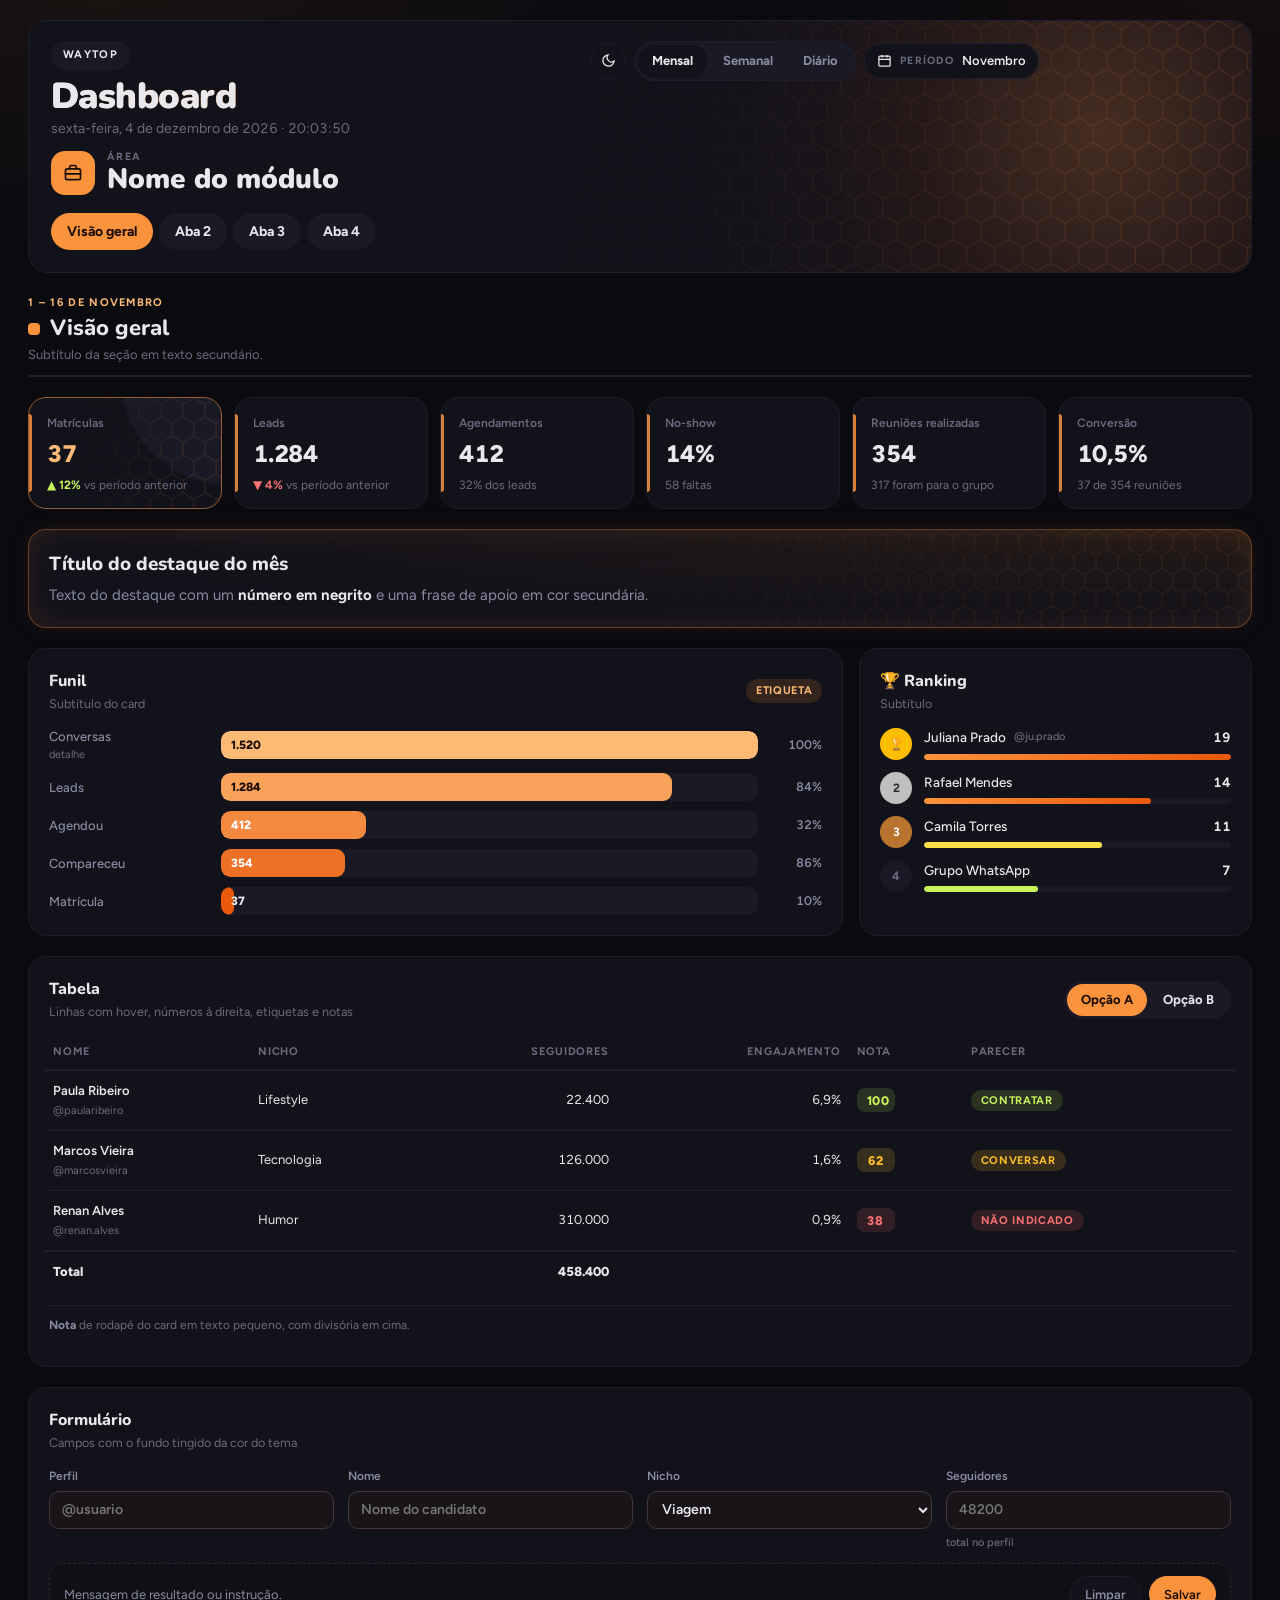
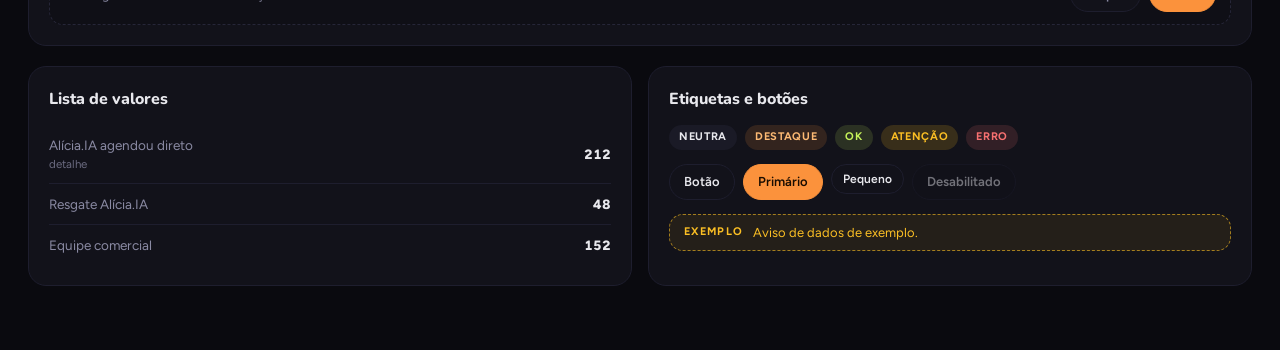
<file: design-system/exemplo.html>
<!doctype html>
<html lang="pt-BR">
<head>
<meta charset="utf-8">
<meta name="viewport" content="width=device-width,initial-scale=1">
<title>Exemplo do visual WAYTOP</title>
<link rel="stylesheet" href="https://fonts.googleapis.com/css2?family=Figtree:wght@400;500;600;700;800&family=Nunito:wght@700;800;900&display=swap">
<link rel="stylesheet" href="waytop-visual.css">
</head>
<body>
<!-- Página estática com os componentes do Dashboard WAYTOP, para comparar o outro projeto lado a lado.
     Só visual: nenhum dado real, nenhuma chamada de servidor. -->
<div class="page">
  <header class="hero-top"><div class="hero-bg"></div>
    <div class="hero-row">
      <div>
        <span class="brandtag">WAYTOP</span>
        <p class="hero-title">Dashboard</p>
        <p class="hero-sub tabnum" id="relogio">&nbsp;</p>
        <div class="hero-unit"><span class="hu-ico"><svg viewBox="0 0 24 24" fill="none" stroke="currentColor" stroke-width="2" stroke-linecap="round" stroke-linejoin="round"><rect x="3" y="7" width="18" height="13" rx="2"/><path d="M8 7V5a2 2 0 0 1 2-2h4a2 2 0 0 1 2 2v2M3 13h18"/></svg></span><span class="hu-txt"><small>Área</small><b>Nome do módulo</b></span></div>
      </div>
      <div class="hero-actions">
        <button class="btn" id="tema" type="button" aria-label="Alternar tema" title="Alternar tema" style="width:36px;padding:0;justify-content:center"><svg id="tema-ico" viewBox="0 0 24 24" fill="none" stroke="currentColor" stroke-width="2"></svg></button>
        <div class="gran" role="group" aria-label="Granularidade"><button type="button" class="on">Mensal</button><button type="button">Semanal</button><button type="button">Diário</button></div>
        <button class="dp-btn" type="button"><svg viewBox="0 0 24 24" fill="none" stroke="currentColor" stroke-width="2"><rect x="3" y="5" width="18" height="16" rx="2"/><path d="M3 10h18M8 3v4M16 3v4"/></svg><small>Período</small><span>Novembro</span></button>
      </div>
    </div>
    <nav class="navpills">
      <a href="#" class="on">Visão geral</a><a href="#">Aba 2</a><a href="#">Aba 3</a><a href="#">Aba 4</a>
    </nav>
  </header>

  <main><div class="wrap">
    <div class="head"><div><div class="eyebrow">1 – 16 de novembro</div><h1>Visão geral</h1><p class="sub">Subtítulo da seção em texto secundário.</p></div></div>

    <div class="kpis six">
      <div class="kpi acc"><span class="l">Matrículas</span><span class="v">37</span><span class="d"><span class="up">▲ 12%</span> vs período anterior</span></div>
      <div class="kpi"><span class="l">Leads</span><span class="v">1.284</span><span class="d"><span class="dn">▼ 4%</span> vs período anterior</span></div>
      <div class="kpi"><span class="l">Agendamentos</span><span class="v">412</span><span class="d">32% dos leads</span></div>
      <div class="kpi"><span class="l">No-show</span><span class="v">14%</span><span class="d">58 faltas</span></div>
      <div class="kpi"><span class="l">Reuniões realizadas</span><span class="v">354</span><span class="d">317 foram para o grupo</span></div>
      <div class="kpi"><span class="l">Conversão</span><span class="v">10,5%</span><span class="d">37 de 354 reuniões</span></div>
    </div>

    <div class="card hot hero"><h2>Título do destaque do mês</h2><p>Texto do destaque com um <b>número em negrito</b> e uma frase de apoio em cor secundária.</p></div>

    <div class="grid g-main">
      <div class="card">
        <div class="card-h"><div><h2>Funil</h2><p>Subtítulo do card</p></div><span class="tag acc">etiqueta</span></div>
        <div class="funnel">
          <div class="fstep"><div class="fl">Conversas<small>detalhe</small></div><div class="fb"><i style="width:100%;background:color-mix(in srgb,var(--mel-5) 0%,var(--mel-2))"></i><em style="color:var(--on-accent)">1.520</em></div><div class="fv">100%</div></div>
          <div class="fstep"><div class="fl">Leads</div><div class="fb"><i style="width:84%;background:color-mix(in srgb,var(--mel-5) 25%,var(--mel-2))"></i><em style="color:var(--on-accent)">1.284</em></div><div class="fv">84%</div></div>
          <div class="fstep"><div class="fl">Agendou</div><div class="fb"><i style="width:27%;background:color-mix(in srgb,var(--mel-5) 50%,var(--mel-2))"></i><em style="color:#fff">412</em></div><div class="fv">32%</div></div>
          <div class="fstep"><div class="fl">Compareceu</div><div class="fb"><i style="width:23%;background:color-mix(in srgb,var(--mel-5) 75%,var(--mel-2))"></i><em style="color:#fff">354</em></div><div class="fv">86%</div></div>
          <div class="fstep"><div class="fl">Matrícula</div><div class="fb"><i style="width:2.4%;background:var(--mel-5)"></i><em style="color:var(--fg)">37</em></div><div class="fv">10%</div></div>
        </div>
      </div>
      <div class="card">
        <div class="card-h"><div><h2>🏆 Ranking</h2><p>Subtítulo</p></div></div>
        <div class="rank">
          <div class="row"><div class="pos g">🏆</div><div class="rbody"><div class="line"><span class="name"><span class="n">Juliana Prado</span><span class="h">@ju.prado</span></span><span class="val">19</span></div><div class="bar"><i style="width:100%"></i></div></div></div>
          <div class="row"><div class="pos s">2</div><div class="rbody"><div class="line"><span class="name"><span class="n">Rafael Mendes</span></span><span class="val">14</span></div><div class="bar"><i style="width:74%"></i></div></div></div>
          <div class="row"><div class="pos b">3</div><div class="rbody"><div class="line"><span class="name"><span class="n">Camila Torres</span></span><span class="val">11</span></div><div class="bar"><i class="alt" style="width:58%"></i></div></div></div>
          <div class="row"><div class="pos">4</div><div class="rbody"><div class="line"><span class="name"><span class="n">Grupo WhatsApp</span></span><span class="val">7</span></div><div class="bar"><i class="grp" style="width:37%"></i></div></div></div>
        </div>
      </div>
    </div>

    <div class="card">
      <div class="card-h"><div><h2>Tabela</h2><p>Linhas com hover, números à direita, etiquetas e notas</p></div>
        <div class="pill-tabs"><button type="button" class="on">Opção A</button><button type="button">Opção B</button></div></div>
      <div class="tbl-wrap"><table>
        <thead><tr><th>Nome</th><th>Nicho</th><th class="num">Seguidores</th><th class="num">Engajamento</th><th>Nota</th><th>Parecer</th></tr></thead>
        <tbody>
          <tr><td class="who"><b>Paula Ribeiro</b><small>@paularibeiro</small></td><td>Lifestyle</td><td class="num">22.400</td><td class="num">6,9%</td><td><span class="score tag ok">100</span></td><td><span class="tag ok">Contratar</span></td></tr>
          <tr><td class="who"><b>Marcos Vieira</b><small>@marcosvieira</small></td><td>Tecnologia</td><td class="num">126.000</td><td class="num">1,6%</td><td><span class="score tag warn">62</span></td><td><span class="tag warn">Conversar</span></td></tr>
          <tr><td class="who"><b>Renan Alves</b><small>@renan.alves</small></td><td>Humor</td><td class="num">310.000</td><td class="num">0,9%</td><td><span class="score tag bad">38</span></td><td><span class="tag bad">Não indicado</span></td></tr>
        </tbody>
        <tfoot><tr><td colspan="2">Total</td><td class="num">458.400</td><td colspan="3"></td></tr></tfoot>
      </table></div>
      <p class="note"><b>Nota</b> de rodapé do card em texto pequeno, com divisória em cima.</p>
    </div>

    <div class="card">
      <div class="card-h"><div><h2>Formulário</h2><p>Campos com o fundo tingido da cor do tema</p></div></div>
      <form class="av-form" onsubmit="return false">
        <label>Perfil<input placeholder="@usuario"></label>
        <label>Nome<input placeholder="Nome do candidato"></label>
        <label>Nicho<select><option>Viagem</option><option>Lifestyle</option></select></label>
        <label>Seguidores<input placeholder="48200"><small>total no perfil</small></label>
        <div class="av-res"><span>Mensagem de resultado ou instrução.</span><span class="act"><button class="btn" type="reset">Limpar</button><button class="btn pri" type="submit">Salvar</button></span></div>
      </form>
    </div>

    <div class="grid g2">
      <div class="card"><div class="card-h"><h2>Lista de valores</h2></div>
        <div class="stat-list"><div class="it"><span>Alícia.IA agendou direto<small>detalhe</small></span><b class="mono">212</b></div><div class="it"><span>Resgate Alícia.IA</span><b class="mono">48</b></div><div class="it"><span>Equipe comercial</span><b class="mono">152</b></div></div></div>
      <div class="card"><div class="card-h"><h2>Etiquetas e botões</h2></div>
        <p style="display:flex;gap:8px;flex-wrap:wrap;margin:0 0 14px"><span class="tag">neutra</span><span class="tag acc">destaque</span><span class="tag ok">ok</span><span class="tag warn">atenção</span><span class="tag bad">erro</span></p>
        <p style="display:flex;gap:8px;flex-wrap:wrap;margin:0"><button class="btn" type="button">Botão</button><button class="btn pri" type="button">Primário</button><button class="btn sm" type="button">Pequeno</button><button class="btn" type="button" disabled>Desabilitado</button></p>
        <div class="demo" style="margin-top:14px"><b>Exemplo</b> Aviso de dados de exemplo.</div>
      </div>
    </div>
  </div></main>
</div>
<script>
// Tema: sem atributo = laranja; data-theme="dark" = lilás. Mesma chave do dashboard (wt-modo).
(function(){
  const r=document.documentElement, b=document.getElementById("tema"), ico=document.getElementById("tema-ico");
  const noite=()=>r.dataset.theme==="dark";
  const pinta=()=>{ ico.innerHTML = noite()
    ? '<circle cx="12" cy="12" r="4"/><path d="M12 2v2M12 20v2M4.9 4.9l1.4 1.4M17.7 17.7l1.4 1.4M2 12h2M20 12h2M4.9 19.1l1.4-1.4M17.7 6.3l1.4-1.4"/>'
    : '<path d="M21 12.8A9 9 0 1 1 11.2 3a7 7 0 0 0 9.8 9.8z"/>'; };
  try{ const t=localStorage.getItem("wt-modo"); if(t) r.dataset.theme=t; }catch(e){}
  b.addEventListener("click",()=>{ r.dataset.theme=noite()?"light":"dark"; try{localStorage.setItem("wt-modo",r.dataset.theme)}catch(e){} pinta(); });
  pinta();
})();
// Relógio do cabeçalho: "segunda-feira, 16 de novembro de 2026 · 11:05:40"
(function(){ const el=document.getElementById("relogio"); const t=()=>{ const d=new Date();
  el.textContent=d.toLocaleDateString("pt-BR",{weekday:"long",day:"numeric",month:"long",year:"numeric"})+" · "+d.toLocaleTimeString("pt-BR"); };
  t(); setInterval(t,1000); })();
</script>
</body>
</html>
</file>
<file: design-system/waytop-visual.css>
/* Padrão do New Dashboard CDT v2 ("Painéis de gestão"), na variante laranja
   da seção Lista de Cobrança: paleta mel com laranja, Figtree (UI e números)
   + Nunito (títulos), cards brancos de 18px que sobem 3px no hover,
   hero com círculo decorativo e a Beerobot no canto direito.
   Modo dia: laranja escuro da primeira versão (padrão). Modo noite: lilás, pelo botão. */
:root{
  /* Modo dia: visual da primeira versão (escuro com laranja); fontes Figtree + Nunito nos dois modos */
  --bg:#0a0a0f; --card:#12121a; --card-2:#0f0f16; --fg:#e8e8ed; --ink:#e8e8ed;
  --muted:#6b6b80; --muted-2:#8a8aa3; --border:#1e1e2e; --border-2:#262638; --secondary:#1a1a26;
  --accent:#fb923c; --accent-2:#fdba74; --accent-deep:#ea580c; --on-accent:#1a0d00;
  --mel-1:#ffedd5; --mel-2:#fdba74; --mel-3:#fb923c; --mel-4:#f97316; --mel-5:#ea580c;
  --ok:#c6f25a; --lime:#c6f25a; --warn:#fbbf24; --bad:#f87171; --info:#fde047;
  --gold:hsl(45 100% 50%); --silver:hsl(0 0% 75%); --bronze:hsl(30 60% 45%);
  --shadow-lift:inset 0 0 31px rgb(251 146 60 / .10),0 0 24px rgb(251 146 60 / .10);
  --f-ui:'Figtree',system-ui,-apple-system,sans-serif;
  --f-display:'Nunito','Figtree',system-ui,sans-serif;
  --f-mono:'Figtree',system-ui,sans-serif;
  --glow-rgb:251 146 60; --glow2-rgb:234 88 12;
  --field-bg:color-mix(in srgb,var(--accent) 4%,var(--card-2)); --field-border:color-mix(in srgb,var(--accent) 14%,var(--border-2)); --row-hover:color-mix(in srgb,var(--accent) 7%,var(--secondary));
  color-scheme:dark;
}
/* (lilás) */
:root[data-theme="dark"]{
  --glow-rgb:167 139 250; --glow2-rgb:124 58 237;
  --field-bg:#181425; --field-border:#352d50; --row-hover:#1e1930;
  /* Modo noite: lilás */
  --bg:#0c0a12; --card:#14111d; --card-2:#181425; --fg:#f5f2fb; --ink:#e4d8ff;
  --muted:#a39cb8; --muted-2:#bdb6d2; --border:#2a2440; --border-2:#352d50; --secondary:#1e1930;
  --accent:#a78bfa; --accent-2:#c4b5fd; --accent-deep:#7c3aed; --on-accent:#1b1033;
  --mel-1:#ede9fe; --mel-2:#c4b5fd; --mel-3:#a78bfa; --mel-4:#8b5cf6; --mel-5:#7c3aed;
  --ok:#c6f25a; --lime:#c6f25a; --warn:#fbbf24; --bad:#f87171; --info:#f472b6;
  --shadow-lift:0 18px 40px -18px rgba(0,0,0,.8),0 0 0 1px rgb(167 139 250 / .24),0 0 32px -8px rgb(167 139 250 / .28);
  color-scheme:dark}
*{box-sizing:border-box}
html,body{background:var(--bg)}
body{margin:0;color:var(--fg);font-family:var(--f-ui);font-size:15px;line-height:1.5;-webkit-font-smoothing:antialiased;overflow-x:hidden}
button,select{font:inherit;color:inherit}
:focus-visible{outline:3px solid var(--accent);outline-offset:3px}
.mono{font-family:var(--f-mono);font-variant-numeric:tabular-nums}

.page{max-width:1280px;margin:0 auto;padding-block:20px 64px;padding-left:max(16px,env(safe-area-inset-left,0px));padding-right:max(16px,env(safe-area-inset-right,0px));display:flex;flex-direction:column;gap:22px}
@media(min-width:640px){.page{padding-left:max(28px,env(safe-area-inset-left,0px));padding-right:max(28px,env(safe-area-inset-right,0px))}}
.wrap{display:flex;flex-direction:column;gap:20px}

/* ===== Hero (cabeçalho) ===== */
.hero-top{position:relative;background:var(--card);border:1px solid var(--border);border-radius:20px;padding:20px 22px;display:flex;flex-direction:column;gap:18px}
.hero-bg{position:absolute;inset:0;border-radius:20px;overflow:hidden;pointer-events:none;z-index:0}
.hero-bg::after{content:"";position:absolute;right:-260px;top:-300px;width:820px;height:820px;border-radius:50%;background:radial-gradient(closest-side,rgb(var(--glow-rgb) / .22),rgb(var(--glow2-rgb) / .09) 45%,rgb(var(--glow2-rgb) / .03) 70%,transparent 100%);pointer-events:none}
/* Favo (colmeia) do Dashboard CDT: hexágonos pintados na cor do brilho, sumindo à esquerda */
.hero-bg::before,.card.hot::before,.kpi.acc::after{content:"";position:absolute;inset:0;pointer-events:none;z-index:0;border-radius:inherit;
  -webkit-mask-image:var(--favo),linear-gradient(105deg,transparent 45%,#000 90%);mask-image:var(--favo),linear-gradient(105deg,transparent 45%,#000 90%);
  -webkit-mask-size:28px 48.5px,100% 100%;mask-size:28px 48.5px,100% 100%;-webkit-mask-composite:source-in;mask-composite:intersect}
.hero-bg::before{background-color:rgb(var(--glow-rgb) / .16)}
.card.hot::before{background-color:rgb(var(--glow-rgb) / .14);-webkit-mask-size:22px 38px,100% 100%;mask-size:22px 38px,100% 100%}
.kpi.acc::after{background-color:rgb(var(--glow-rgb) / .22);-webkit-mask-image:var(--favo),linear-gradient(100deg,transparent 25%,#000 95%);mask-image:var(--favo),linear-gradient(100deg,transparent 25%,#000 95%);-webkit-mask-size:22px 38px,100% 100%;mask-size:22px 38px,100% 100%}
.card.hot>*,.kpi.acc>*{position:relative;z-index:1}
:root{--favo:url("data:image/svg+xml,%3Csvg xmlns='http://www.w3.org/2000/svg' width='28' height='48.5' viewBox='0 0 28 48.5'%3E%3Cpath d='M14 0l14 8.08v16.17L14 32.33 0 24.25V8.08z M14 32.33v16.17' fill='none' stroke='%23000' stroke-width='1'/%3E%3C/svg%3E")}
body{background:radial-gradient(900px 520px at 8% -8%,rgb(var(--glow-rgb) / .08),transparent 62%),radial-gradient(760px 460px at 100% -4%,rgb(var(--glow2-rgb) / .06),transparent 60%),var(--bg);background-attachment:fixed}
.hero-title{background:linear-gradient(100deg,var(--mel-1),var(--mel-3) 45%,var(--mel-4));-webkit-background-clip:text;background-clip:text;color:transparent}
.hero-top>*:not(.hero-bg):not(.mascote){position:relative;z-index:1}
.hero-top>.hero-row:not(.x){z-index:3}
.hero-top>.mascote{position:absolute;right:10px;top:16px;height:118px;aspect-ratio:319/394;z-index:1;pointer-events:none;filter:drop-shadow(0 10px 14px rgb(0 0 0 / .18));user-select:none}
@media(min-width:640px){.hero-top>.mascote{right:16px;top:14px;height:160px}}
@media(min-width:1024px){.hero-top>.mascote{right:24px;top:calc(50% - 92px);height:184px}}
.hero-row{display:flex;flex-direction:column;gap:14px;padding-right:96px}
@media(min-width:640px){.hero-row{padding-right:150px}}
@media(min-width:1180px){.hero-row{flex-direction:row;justify-content:space-between;align-items:flex-start;padding-right:190px}}
.brandtag{align-self:flex-start;display:inline-flex;align-items:center;gap:8px;border-radius:14px;background:var(--secondary);padding:6px 12px;font-size:11px;font-weight:700;letter-spacing:.12em;text-transform:uppercase;color:var(--ink)}
.hero-title{margin:8px 0 2px;font-family:var(--f-display);font-weight:900;font-size:clamp(1.5rem,4vw,2.25rem);letter-spacing:-.015em;line-height:1.08;color:var(--ink)}
.hero-sub{margin:0;color:var(--muted);font-size:14px}.tabnum{font-variant-numeric:tabular-nums}
.hero-unit{margin-top:12px;display:flex;align-items:center;gap:12px;min-width:0}
.hu-ico{width:44px;height:44px;flex:none;display:grid;place-items:center;border-radius:14px;background:var(--accent);color:var(--on-accent)}.hu-ico svg{width:20px;height:20px}
.hu-txt{display:flex;flex-direction:column;min-width:0}.hu-txt small{font-size:10.5px;font-weight:700;letter-spacing:.12em;text-transform:uppercase;color:var(--muted);line-height:1}
.hu-txt b{font-family:var(--f-display);font-weight:900;line-height:1.15;color:var(--fg);font-size:clamp(1.25rem,2.6vw,1.75rem)}
.hero-actions{display:flex;flex-wrap:wrap;gap:8px;align-items:center}
.btn{display:inline-flex;align-items:center;gap:6px;height:36px;padding:0 14px;border-radius:999px;border:1px solid var(--border);background:var(--card);font-size:13px;font-weight:600;cursor:pointer}
.btn:hover{background:var(--secondary)}
.btn svg{width:15px;height:15px}
.navpills{display:flex;gap:6px;overflow-x:auto;margin:0 -4px;padding:0 4px 2px}
@media(min-width:1024px){.navpills{margin-right:190px}}
.navpills a{padding:8px 16px;border-radius:999px;font-size:14px;font-weight:700;white-space:nowrap;text-decoration:none;background:var(--secondary);color:var(--ink);transition:background .15s}
.navpills a:hover{background:color-mix(in srgb,var(--accent) 20%,var(--secondary))}
.navpills a.on{background:var(--accent);color:var(--on-accent)}

.demo{display:flex;align-items:center;gap:10px;flex-wrap:wrap;border:1px dashed color-mix(in srgb,var(--warn) 60%,transparent);background:color-mix(in srgb,var(--warn) 8%,transparent);color:var(--warn);border-radius:14px;padding:8px 14px;font-size:13px}
.demo b{font-size:11px;letter-spacing:.12em;text-transform:uppercase}

/* ===== Cabeçalho de bloco ===== */
.head{display:flex;justify-content:space-between;align-items:flex-end;gap:10px;flex-wrap:wrap;border-bottom:2px solid var(--border);padding-bottom:10px}
.eyebrow{font-size:11px;font-weight:700;letter-spacing:.12em;text-transform:uppercase;color:var(--accent-2)}
h1{margin:4px 0 0;display:flex;align-items:center;gap:10px;font-family:var(--f-display);font-weight:800;font-size:22px;line-height:1.15;text-wrap:balance;color:var(--fg)}
h1::before{content:"";width:12px;height:12px;border-radius:4px;background:var(--accent);flex:none}
.sub{color:var(--muted);margin:4px 0 0;font-size:13px}
.pill-tabs{display:inline-flex;gap:2px;background:var(--secondary);border-radius:999px;padding:3px}
.pill-tabs button{background:none;border:0;font-size:13px;font-weight:700;padding:6px 14px;border-radius:999px;color:var(--ink);cursor:pointer}
.pill-tabs button.on{background:var(--accent);color:var(--on-accent)}

/* ===== Cards ===== */
.card{position:relative;overflow:hidden;background:var(--card);border:1px solid var(--border);border-radius:18px;padding:20px;min-width:0;transition:border-color .18s ease,box-shadow .18s ease}
.card:hover{border-color:var(--accent);box-shadow:var(--shadow-lift)}
.card.hot{border-color:color-mix(in srgb,var(--accent) 35%,transparent);box-shadow:inset 0 0 31px color-mix(in srgb,var(--accent) 10%,transparent),0 0 24px color-mix(in srgb,var(--accent) 8%,transparent);background:radial-gradient(ellipse at top right,color-mix(in srgb,var(--accent) 13%,transparent) 0%,var(--card) 70%)}
.card-h{display:flex;align-items:center;justify-content:space-between;gap:12px;margin-bottom:14px;flex-wrap:wrap}
.card-h h2{margin:0;display:flex;align-items:center;gap:8px;font-family:var(--f-display);font-size:16px;font-weight:800}
.card-h p{margin:2px 0 0;font-size:12.5px;color:var(--muted)}
.tag{font-size:11px;font-weight:700;letter-spacing:.06em;text-transform:uppercase;padding:4px 10px;border-radius:999px;background:var(--secondary);color:var(--ink);white-space:nowrap}
.tag.acc{background:color-mix(in srgb,var(--accent) 14%,transparent);color:var(--accent-2)}
.tag.ok{background:color-mix(in srgb,var(--ok) 14%,transparent);color:var(--ok)}.tag.lime{background:color-mix(in srgb,var(--lime) 14%,transparent);color:var(--lime)}
.tag.warn{background:color-mix(in srgb,var(--warn) 16%,transparent);color:var(--warn)}
.tag.bad{background:color-mix(in srgb,var(--bad) 14%,transparent);color:var(--bad)}

.grid{display:grid;gap:16px;grid-template-columns:1fr}
@media(min-width:720px){.g2{grid-template-columns:1fr 1fr}.g3{grid-template-columns:repeat(3,1fr)}}
@media(min-width:1080px){.g-main{grid-template-columns:1.35fr .65fr}.g-main-r{grid-template-columns:.8fr 1.2fr}}

/* ===== KPI card ===== */
@keyframes fade-slide-up{from{opacity:.001;transform:translateY(8px)}to{opacity:1;transform:none}}
.kpis{display:grid;gap:12px;grid-template-columns:repeat(2,minmax(0,1fr))}
@media(min-width:720px){.kpis{grid-template-columns:repeat(3,minmax(0,1fr))}}
@media(min-width:1080px){.kpis.six{grid-template-columns:repeat(6,minmax(0,1fr))}}
.kpi{position:relative;overflow:hidden;background:var(--card);border:1px solid var(--border);border-radius:18px;padding:16px 16px 14px 18px;display:flex;flex-direction:column;gap:4px;min-width:0;transition:transform .18s ease,box-shadow .18s ease,border-color .18s ease}
.kpi::before{content:"";position:absolute;left:0;top:16px;bottom:16px;width:3px;border-radius:0 3px 3px 0;background:var(--accent);opacity:.85}
.kpi:hover{transform:translateY(-3px);border-color:var(--accent);box-shadow:var(--shadow-lift)}
.kpi .l{font-size:12px;font-weight:600;color:var(--muted)}
.kpi .v{font-family:var(--f-mono);font-size:24px;font-weight:800;letter-spacing:-.01em;font-variant-numeric:tabular-nums;color:var(--fg)}
.kpi .d{font-size:12px;color:var(--muted)}
.kpi .d .up{color:var(--ok);font-weight:700}.kpi .d .dn{color:var(--bad);font-weight:700}
.kpi.acc{background:radial-gradient(circle at 105% -20%,var(--secondary) 0 45%,transparent 46%),var(--card);border-color:color-mix(in srgb,var(--accent) 55%,var(--border))}
.kpi.acc .v{color:var(--accent-2)}
@media(prefers-reduced-motion:no-preference){.kpi{animation:fade-slide-up .5s ease both}}

/* Destaque do mês */
.hero{display:flex;flex-direction:column;gap:6px}
.hero h2{margin:0;font-family:var(--f-display);font-size:19px;font-weight:800;text-wrap:balance}
.hero p{margin:0;color:var(--muted-2);max-width:72ch}
.hero p b{color:var(--fg);font-weight:700}

/* ===== Ranking (UnitRankingCard) ===== */
.rank{display:flex;flex-direction:column;gap:12px}
.row{display:flex;align-items:center;gap:12px}
.pos{flex:0 0 32px;height:32px;border-radius:50%;display:grid;place-items:center;font-size:12px;font-weight:700;background:var(--secondary);color:var(--muted)}
.pos.g{background:var(--gold);color:#3a2a00}.pos.s{background:var(--silver);color:#2a2a2a}.pos.b{background:var(--bronze);color:#fff}
.rbody{flex:1;min-width:0}
.line{display:flex;align-items:center;justify-content:space-between;gap:8px;margin-bottom:6px}
.name{display:flex;align-items:center;gap:8px;min-width:0;font-size:13.5px;font-weight:500}
.name .n{white-space:nowrap;overflow:hidden;text-overflow:ellipsis}
.name .h{font-size:11px;color:var(--muted);white-space:nowrap}
.val{font-family:var(--f-mono);font-variant-numeric:tabular-nums;font-size:13.5px;font-weight:700;white-space:nowrap}
.bar{height:6px;border-radius:999px;background:var(--secondary);overflow:hidden}
.bar i{display:block;height:100%;border-radius:999px;background:linear-gradient(90deg,var(--mel-3),var(--mel-5))}
.bar i.alt{background:var(--info)}.bar i.grp{background:var(--ok)}

/* ===== Funil ===== */
.funnel{display:flex;flex-direction:column;gap:10px}
.fstep{display:grid;grid-template-columns:minmax(0,160px) 1fr auto;gap:12px;align-items:center}
.fstep .fl{font-size:13px;color:var(--muted-2);font-weight:500}
.fstep .fl small{display:block;font-size:11px;color:var(--muted);font-weight:400}
.fstep .fb{height:28px;background:var(--secondary);border-radius:9px;overflow:hidden;position:relative}
.fstep .fb i{position:absolute;inset:0 auto 0 0;border-radius:9px;background:linear-gradient(90deg,var(--mel-5),var(--mel-3))}
.fstep .fb em{position:absolute;left:10px;top:50%;transform:translateY(-50%);font-style:normal;font-size:12px;font-weight:800;color:#ffffff}
.fstep .fv{font-size:12.5px;font-weight:600;color:var(--muted-2);min-width:52px;text-align:right;font-variant-numeric:tabular-nums}
@media(max-width:520px){.fstep{grid-template-columns:1fr auto}.fstep .fb{grid-column:1/-1;order:3}}

.stat-list{display:flex;flex-direction:column}
.stat-list .it{display:flex;justify-content:space-between;align-items:center;gap:10px;padding:10px 0;border-bottom:1px solid var(--border);font-size:13.5px}
.stat-list .it:last-child{border-bottom:0}
.stat-list .it span{color:var(--muted-2)}
.stat-list .it small{display:block;font-size:11.5px;color:var(--muted)}
.stat-list .it b{font-weight:800}

.tbl-wrap{overflow-x:auto;margin:0 -4px}
table{width:100%;border-collapse:collapse;font-size:13px;min-width:620px}
th{font-size:11px;letter-spacing:.08em;text-transform:uppercase;color:var(--muted);font-weight:700;text-align:left;padding:8px;border-bottom:2px solid var(--border);white-space:nowrap}
td{padding:10px 8px;border-bottom:1px solid var(--border);vertical-align:middle}
td.num,th.num{text-align:right;font-variant-numeric:tabular-nums}
tr:last-child td{border-bottom:0}
tbody tr:hover td{background:color-mix(in srgb,var(--row-hover) 60%,transparent)}
tfoot td{border-top:2px solid var(--border);font-weight:800}
.who b{display:block;font-weight:600}.who small{font-size:11px;color:var(--muted)}

.chart svg{width:100%;height:auto;display:block}
.legend{display:flex;gap:14px;flex-wrap:wrap;font-size:12px;color:var(--muted-2);margin-top:8px}
.legend i{display:inline-block;width:10px;height:10px;border-radius:3px;margin-right:6px;vertical-align:-1px}

.chk{display:flex;flex-direction:column;gap:8px}
.ia .card-h h2 .ia-ic{display:inline-grid;place-items:center;width:24px;height:24px;border-radius:8px;background:var(--accent);color:var(--on-accent);font-size:13px}
.wk-nav{display:flex;align-items:center;gap:6px;background:var(--secondary);border:1px solid var(--border);border-radius:999px;padding:3px}
.wk-nav button{width:28px;height:28px;border-radius:999px;border:0;background:transparent;color:var(--fg);font-size:18px;line-height:1;cursor:pointer}
.wk-nav button:hover:not(:disabled){background:var(--card)}.wk-nav button:disabled{opacity:.3;cursor:default}
.wk-nav span{font-size:12.5px;font-weight:700;min-width:104px;text-align:center;font-variant-numeric:tabular-nums}
.ia-grid{display:grid;gap:22px}@media(min-width:960px){.ia-grid{grid-template-columns:1fr 1fr}}
.ia-sub{font-size:11px;font-weight:800;letter-spacing:.08em;text-transform:uppercase;color:var(--muted);margin-bottom:10px}
.ia-stats{display:grid;grid-template-columns:repeat(3,1fr);gap:8px}
.ia-stats .s{background:var(--card-2);border:1px solid var(--border);border-radius:12px;padding:10px 12px;min-width:0}
.ia-stats .s .l{display:block;font-size:11.5px;color:var(--muted)}
.ia-stats .s .v{display:block;font-family:var(--f-mono);font-size:20px;font-weight:800;font-variant-numeric:tabular-nums}
.ia-stats .s .d{display:block;font-size:11px;color:var(--muted)}
.up{color:var(--ok);font-weight:700}.dn{color:var(--bad);font-weight:700}
.ia-spark{display:flex;align-items:flex-end;gap:6px;height:84px;margin:14px 0 4px;padding-top:14px}
.ia-spark .b{flex:1;display:flex;flex-direction:column;align-items:center;gap:4px;height:100%;justify-content:flex-end;min-width:0}
.ia-spark .b i{display:block;flex:none;width:100%;max-width:34px;border-radius:6px 6px 3px 3px;background:var(--secondary);position:relative}
.ia-spark .b.cur i{background:var(--accent)}
.ia-spark .b i em{position:absolute;top:-15px;left:0;right:0;text-align:center;font-style:normal;font-size:10.5px;font-weight:700;color:var(--muted-2)}
.ia-spark .b span{font-size:10px;color:var(--muted)}
.ia-txt{display:flex;flex-direction:column;gap:8px;margin-top:12px}
.ia-txt p{margin:0;font-size:13.5px;line-height:1.55;color:var(--muted-2);padding-left:14px;border-left:2px solid var(--border-2)}
.ia-txt p b{color:var(--fg)}
.ia-txt p.k{border-left-color:var(--accent)}
.ia-tips{display:flex;flex-direction:column;gap:10px}
.tip{background:var(--card-2);border:1px solid var(--border);border-radius:14px;padding:12px 14px}
.tip .th{display:flex;align-items:center;justify-content:space-between;gap:8px;margin-bottom:6px;flex-wrap:wrap}
.tip .who{display:flex;align-items:center;gap:8px;font-size:12.5px;font-weight:700}
.tip .av{width:26px;height:26px;border-radius:50%;display:grid;place-items:center;font-size:11px;font-weight:800;background:color-mix(in srgb,var(--accent) 22%,transparent);color:var(--accent-2)}
.tip p{margin:0;font-size:13.5px;line-height:1.55;color:var(--muted-2)}
.tip p b{color:var(--fg)}
.tip .tf{display:flex;align-items:center;justify-content:space-between;gap:10px;margin-top:8px;font-size:11.5px;color:var(--muted)}
.tip .tf button{white-space:nowrap;border:1px solid var(--border-2);background:transparent;color:var(--muted-2);border-radius:999px;padding:4px 10px;font:inherit;font-weight:700;cursor:pointer}
.tip .tf button[aria-pressed="true"]{background:var(--accent);border-color:var(--accent);color:var(--on-accent)}
.chk .c{display:flex;align-items:center;gap:10px;font-size:13.5px;padding:10px 12px;background:var(--card-2);border:1px solid var(--border);border-radius:12px}
.chk .c .dot{width:8px;height:8px;border-radius:50%;flex:0 0 auto}
.chk .c .x{margin-left:auto;font-weight:700;font-size:12.5px}
.dot.ok{background:var(--ok)}.dot.warn{background:var(--warn)}.dot.bad{background:var(--bad)}

.ring{display:flex;align-items:center;gap:16px}
.ring svg{flex:0 0 auto}
.ring .rt b{display:block;font-family:var(--f-display);font-size:22px;font-weight:900}
.ring .rt span{font-size:12.5px;color:var(--muted-2)}

.av-form{display:grid;gap:12px 14px;grid-template-columns:1fr;align-items:start}@media(min-width:620px){.av-form{grid-template-columns:1fr 1fr}}@media(min-width:1000px){.av-form{grid-template-columns:repeat(4,1fr)}}
.av-form label{display:flex;flex-direction:column;gap:6px;font-size:12px;font-weight:600;color:var(--muted-2)}
.av-form label small{font-size:11px;font-weight:500;color:var(--muted)}
.av-form input{height:38px;background:var(--field-bg);border:1px solid var(--field-border);border-radius:10px;padding:0 12px;color:var(--fg);font:inherit;font-size:14px;font-weight:600}
.av-form select{height:38px;background:var(--field-bg);border:1px solid var(--field-border);border-radius:10px;padding:0 10px;color:var(--fg);font:inherit;font-size:14px;font-weight:600}.av-form select:focus,.av-form input:focus{outline:2px solid var(--accent);outline-offset:1px;border-color:transparent}
.av-res{grid-column:1/-1;display:flex;align-items:center;gap:14px;flex-wrap:wrap;background:var(--card-2);border:1px dashed var(--border-2);border-radius:14px;padding:12px 14px;font-size:13px;color:var(--muted-2)}
.av-res .score{display:inline-grid;place-items:center;font-size:20px;line-height:1;padding:8px 12px}
.av-res .parts{display:flex;gap:14px;flex-wrap:wrap}.av-res .parts b{color:var(--fg)}
.av-res .act{margin-left:auto;display:flex;gap:8px}
.av-res .btn.pri{background:var(--accent);border-color:var(--accent);color:var(--on-accent)}
.av-res .btn:disabled{opacity:.45;cursor:default}
.x-del{border:0;background:transparent;color:var(--muted);cursor:pointer;font-size:16px;padding:0 4px}.x-del:hover{color:var(--bad)}
.login{display:flex;align-items:center;gap:10px;flex-wrap:wrap;background:var(--card);border:1px solid var(--border);border-radius:14px;padding:10px 14px}
.login label{font-size:13px;color:var(--muted-2);font-weight:600}
.login select{background:var(--secondary);border:1px solid var(--border);border-radius:999px;padding:6px 12px;font-size:13px;font-weight:600;max-width:100%}
.login .lk{font-size:12px;color:var(--muted);margin-left:auto}

.journey{display:flex;gap:4px;align-items:center}
.journey i{width:22px;height:6px;border-radius:99px;background:var(--secondary)}
.journey i.on{background:var(--accent)}
.journey i.lost{background:var(--bad)}

.score{display:inline-grid;place-items:center;width:38px;height:24px;border-radius:8px;font-size:12.5px;font-weight:800}
.ped-form{display:flex;gap:8px;flex-wrap:wrap;margin-bottom:10px}.ped-form input{flex:1 1 220px;height:38px;background:var(--field-bg);border:1px solid var(--field-border);border-radius:10px;padding:0 12px;color:var(--fg);font:inherit;font-size:14px;font-weight:600}
.ped-form input:focus{outline:2px solid var(--accent);outline-offset:1px;border-color:transparent}
.btn.pri{background:var(--accent);border-color:var(--accent);color:var(--on-accent)}.btn:disabled{opacity:.45;cursor:default}.btn.sm{height:30px;padding:0 11px;font-size:12px}
.ped-msg:empty{display:none}.ped-msg{display:flex;gap:8px;align-items:center;flex-wrap:wrap;margin-bottom:10px;font-size:13px;color:var(--muted-2)}.ped-msg code{background:var(--card-2);border:1px solid var(--border-2);border-radius:8px;padding:6px 10px;font-size:12px;word-break:break-all}
#tbl-ped td .acts{display:flex;gap:6px;justify-content:flex-end;flex-wrap:wrap}
.ig-det{border:1px solid var(--border-2);background:var(--card-2);border-radius:14px;padding:14px;margin-bottom:14px}
.ig-top{display:flex;gap:12px;align-items:center;margin-bottom:12px}.ig-top img{width:52px;height:52px;border-radius:50%;object-fit:cover;background:var(--secondary)}.ig-top b{font-size:16px}.ig-top p{margin:2px 0 0;font-size:12px;color:var(--muted-2);white-space:pre-line}
.ig-stats{display:grid;gap:8px;grid-template-columns:repeat(2,minmax(0,1fr))}@media(min-width:720px){.ig-stats{grid-template-columns:repeat(4,minmax(0,1fr))}}@media(min-width:1080px){.ig-stats{grid-template-columns:repeat(6,minmax(0,1fr))}}
.ig-stats div{background:var(--card);border:1px solid var(--border);border-radius:12px;padding:9px 11px;min-width:0}.ig-stats span{display:block;font-size:11px;color:var(--muted);font-weight:600}.ig-stats b{font-size:15px;font-variant-numeric:tabular-nums;overflow-wrap:anywhere}
.cid-wrap{position:relative;padding:0!important;border:0!important;background:none!important}
.cid-btn{width:100%;height:100%;text-align:left;background:var(--card);border:1px solid var(--border);border-radius:12px;padding:9px 11px;cursor:pointer;color:var(--fg);font:inherit}
.cid-btn:hover,.cid-btn[aria-expanded="true"]{border-color:var(--accent)}
.cid-btn b{display:flex;align-items:center;gap:6px;font-size:15px}.cid-btn b em{font-style:normal;font-size:12px;color:var(--muted-2);font-weight:600}.cid-btn svg{width:14px;height:14px;margin-left:auto;flex:none;transition:transform .15s}.cid-btn[aria-expanded="true"] svg{transform:rotate(180deg)}
.ig-stats .cid-menu{position:absolute;z-index:30;top:calc(100% + 6px);right:0;width:min(280px,86vw);max-height:min(60vh,360px);overflow-y:auto;background:var(--card);border:1px solid var(--border-2);border-radius:14px;padding:6px;box-shadow:0 18px 40px rgb(0 0 0 / .35)}
.cid-menu[hidden]{display:none}
.ig-stats .cid-it{background:none;border:0;display:flex;align-items:center;gap:10px;padding:8px 10px;border-radius:10px}.ig-stats .cid-it:hover{background:var(--secondary)}
.ig-stats .cid-it>div{flex:1;min-width:0;position:relative;padding:0 0 5px;background:none;border:0;border-radius:0}.ig-stats .cid-n{display:inline}.cid-it b{display:block;font-size:13px;white-space:nowrap;overflow:hidden;text-overflow:ellipsis}.cid-it small{display:block;font-size:11px;color:var(--muted)}
.cid-it i{position:absolute;left:0;bottom:0;height:3px;border-radius:2px;background:var(--accent);opacity:.7}
.cid-it em{font-style:normal;font-size:12px;font-weight:700;font-variant-numeric:tabular-nums;color:var(--fg)}
.cid-n{width:20px;font-size:11px;color:var(--muted);font-weight:700;text-align:right}
tr.clk{cursor:pointer}tr.clk:hover td{background:color-mix(in srgb,var(--accent) 6%,transparent)}tr.aberto td{background:color-mix(in srgb,var(--accent) 10%,transparent)}
.det-row>td{padding:0 0 12px!important;background:none!important}.det-row .ig-det{margin:0}
.ig-det h3{font-size:13px;margin:14px 0 6px;color:var(--muted-2)}
.note{font-size:12px;color:var(--muted);border-top:1px solid var(--border);padding-top:10px;margin-top:14px}
.note b{color:var(--muted-2);font-weight:700}

/* ===== Período ===== */
.gran{display:inline-flex;gap:2px;background:var(--secondary);border:1px solid var(--border);border-radius:999px;padding:3px}
.gran button{background:none;border:0;font-size:13px;font-weight:700;padding:6px 14px;border-radius:999px;color:var(--muted-2);cursor:pointer}
.gran button.on{background:var(--card);color:var(--fg);box-shadow:0 1px 3px rgb(0 0 0 / .12)}
.dpw{position:relative}
.dp-btn{display:inline-flex;align-items:center;gap:8px;height:36px;padding:0 12px;border-radius:999px;border:1px solid var(--border);background:var(--card);font-size:13px;font-weight:600;cursor:pointer}
.dp-btn:hover{background:var(--secondary)}
.dp-btn small{font-size:10.5px;font-weight:700;letter-spacing:.12em;text-transform:uppercase;color:var(--muted)}
.dp-btn svg{width:15px;height:15px}
.dp{position:absolute;right:0;top:calc(100% + 8px);z-index:20;display:flex;background:var(--card);border:1px solid var(--border);border-radius:18px;box-shadow:0 24px 48px -16px rgb(0 0 0 / .35);overflow:hidden;width:min(560px,calc(100vw - 32px))}
@media(max-width:1179px){.dp{left:0;right:auto}}
@media(max-width:640px){.dp{position:fixed;left:16px;right:16px;top:72px;width:auto;max-height:calc(100vh - 96px);overflow:auto}}
@media(max-width:560px){.dp{flex-direction:column}}
.dp-presets{display:flex;flex-direction:column;gap:2px;padding:10px;border-right:1px solid var(--border);min-width:170px}
@media(max-width:560px){.dp-presets{border-right:0;border-bottom:1px solid var(--border);flex-direction:row;flex-wrap:wrap}}
.dp-presets button{display:flex;align-items:center;justify-content:space-between;gap:8px;text-align:left;background:none;border:0;border-radius:10px;padding:8px 10px;font-size:13.5px;cursor:pointer;color:var(--fg)}
.dp-presets button:hover{background:var(--secondary)}
.dp-presets button.on{background:var(--accent);color:var(--on-accent);font-weight:700}
.dp-presets button svg{width:14px;height:14px}
.dp-hint{margin-top:8px;font-size:11.5px;color:var(--muted);padding:0 10px;max-width:170px}
.dp-hint b{display:block;font-size:10.5px;letter-spacing:.12em;text-transform:uppercase;margin-bottom:2px}
.dp-cal{flex:1;padding:12px 14px;display:flex;flex-direction:column;gap:8px;min-width:0}
.dp-nav{display:flex;align-items:center;justify-content:space-between}
.dp-nav b{font-family:var(--f-display);font-weight:800;font-size:15px}
.dp-nav button{width:30px;height:30px;border-radius:50%;border:1px solid var(--border);background:var(--card);cursor:pointer;display:grid;place-items:center}
.dp-nav button svg{width:14px;height:14px}
.dp-sem,.dp-dias{display:grid;grid-template-columns:repeat(7,1fr);gap:3px;text-align:center}
.dp-sem span{font-size:11px;color:var(--muted);font-weight:600}
.dp-dias button{height:32px;border:0;border-radius:999px;background:none;font-size:13px;cursor:pointer;color:var(--fg);font-variant-numeric:tabular-nums}
.dp-dias button:hover:not(:disabled){background:var(--secondary)}
.dp-dias button.out{color:var(--muted)}
.dp-dias button.fut{color:var(--border-2);cursor:default}
.dp-dias button.hoje{box-shadow:inset 0 0 0 1px var(--accent)}
.dp-dias button.in{background:color-mix(in srgb,var(--accent) 22%,transparent);font-weight:700}
.dp-dias button.ini,.dp-dias button.fim{background:var(--accent);color:var(--on-accent)}
.dp-foot{display:flex;align-items:center;gap:8px;border-top:1px solid var(--border);padding-top:8px;margin-top:auto}
.dp-foot span{font-size:12px;color:var(--muted);margin-right:auto}
.dp-foot button{border:0;border-radius:999px;padding:7px 14px;font-size:13px;font-weight:700;cursor:pointer;background:none;color:var(--fg)}
.dp-foot #dp-ok{background:var(--accent);color:var(--on-accent)}
.dp-foot #dp-ok:disabled{opacity:.45;cursor:default}
section[hidden],.dp[hidden]{display:none!important}
@media(prefers-reduced-motion:no-preference){.bar i,.fstep .fb i{transition:width .6s ease-out}}
@media(prefers-reduced-motion:reduce){.card,.kpi{transition:none}.kpi:hover{transform:none}}
</file>
